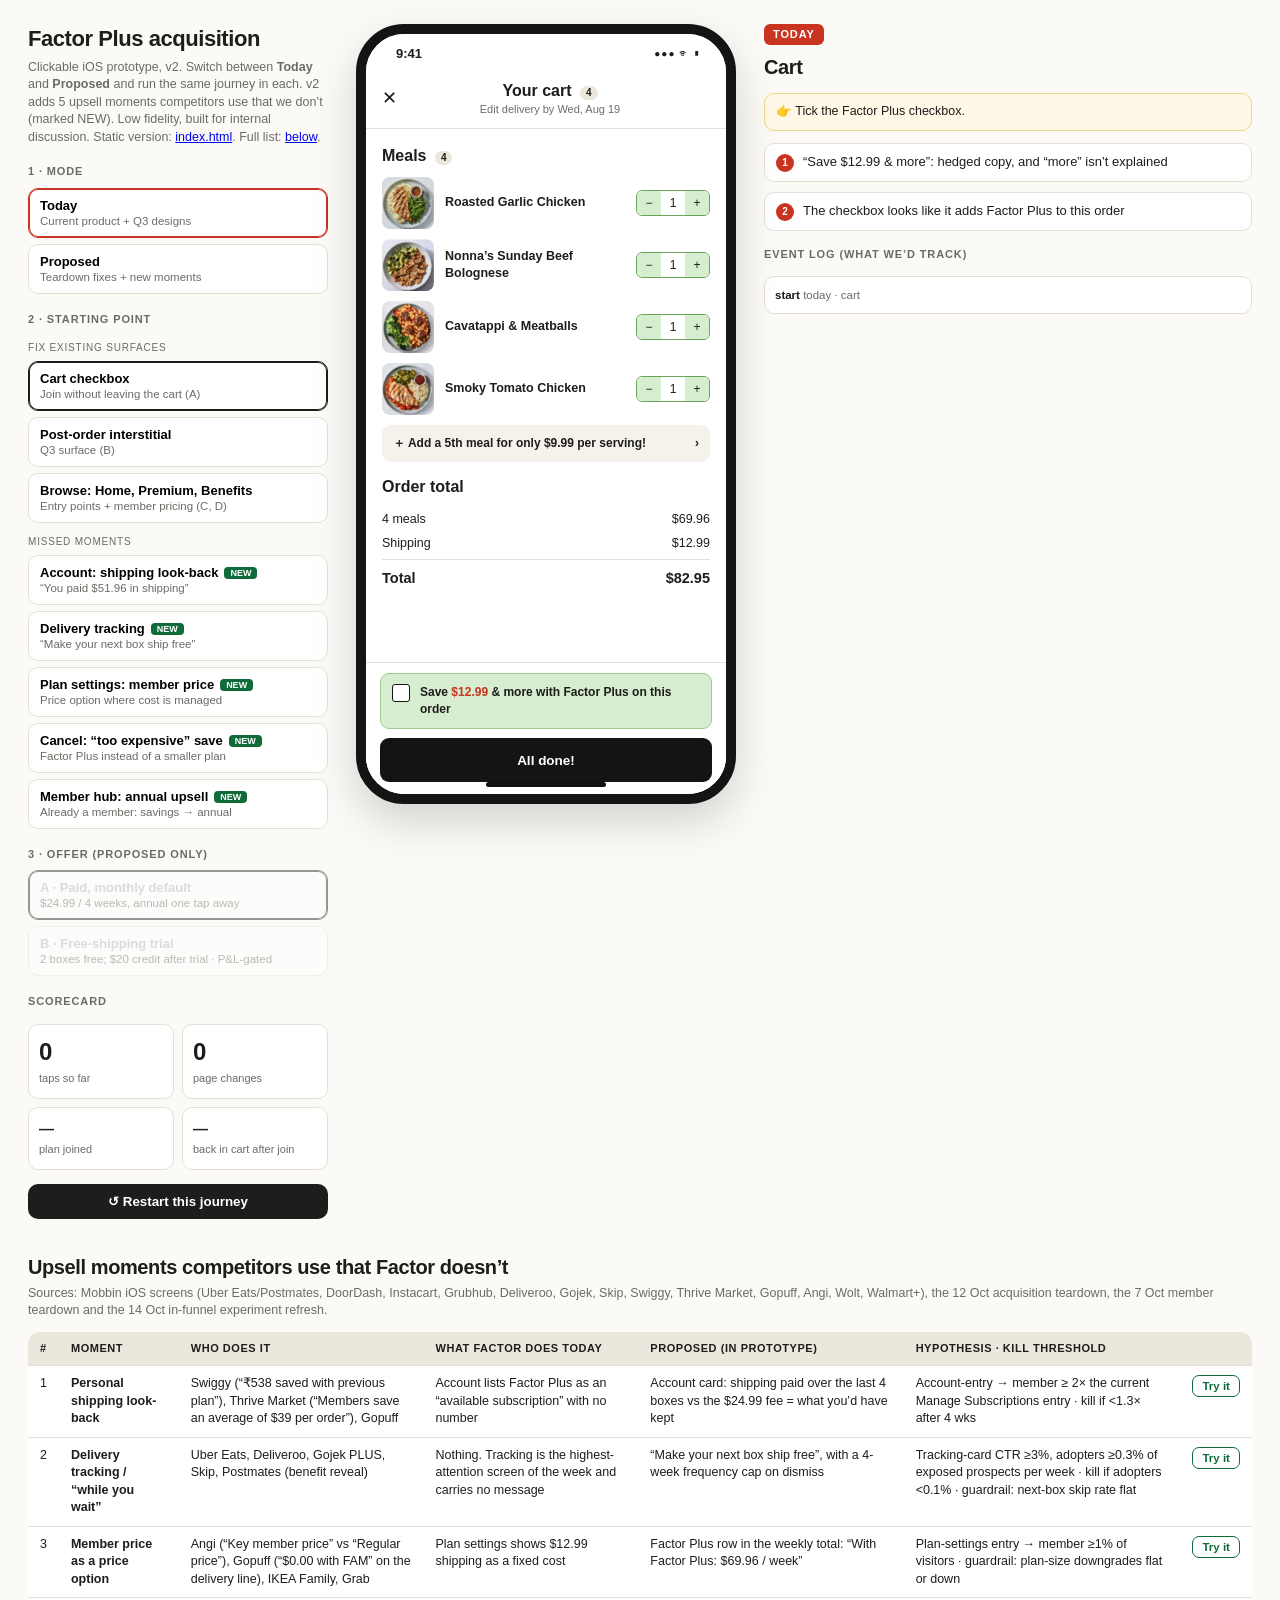
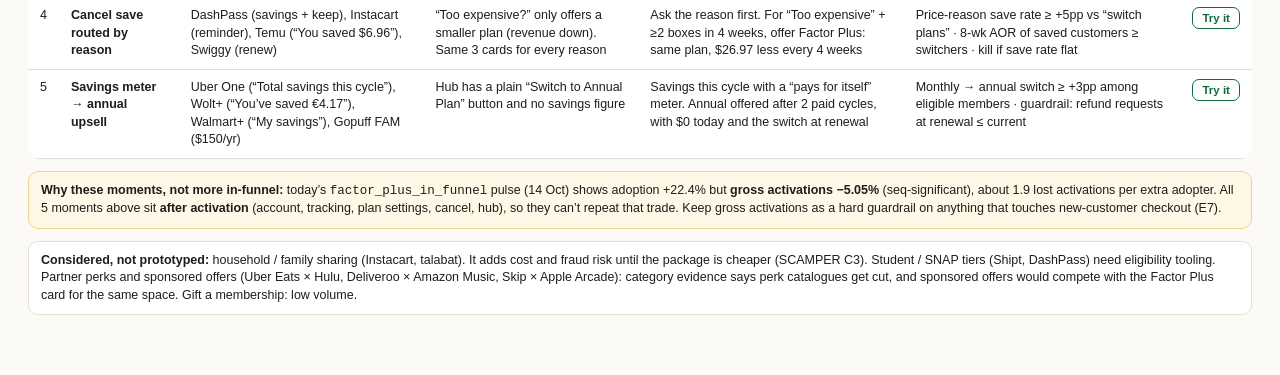
<file: index.html>
<!DOCTYPE html>
<html lang="en">
<head>
<meta charset="utf-8">
<meta name="viewport" content="width=device-width, initial-scale=1">
<title>Factor Plus acquisition — clickable prototype (iOS) · v2 · 14 Oct 2026</title>
<link rel="stylesheet" href="clickable.css">
<style>
.opt .grp{font-size:10px;letter-spacing:.08em;text-transform:uppercase;color:var(--muted);margin:6px 0 0}
.opt button .nw{display:inline-block;background:var(--green);color:#fff;font-size:9px;font-weight:800;padding:1px 6px;border-radius:4px;margin-left:6px;vertical-align:1px}
.opp{max-width:1440px;margin:10px auto 60px;padding:0 28px}
.opp h2{font-size:20px;letter-spacing:-.02em;margin:0 0 4px}
.opp table{width:100%;border-collapse:collapse;background:#fff;border-radius:12px;overflow:hidden;font-size:12.5px;margin-top:12px}
.opp th,.opp td{padding:9px 12px;border-bottom:1px solid var(--line);text-align:left;vertical-align:top}
.opp th{background:var(--sand);font-size:11px;text-transform:uppercase;letter-spacing:.05em}
.opp td.k{font-weight:700}
.opp .try{border:1.5px solid var(--green);background:#fff;color:var(--green);border-radius:7px;padding:4px 9px;font-weight:700;font-size:11.5px;cursor:pointer;white-space:nowrap}
.opp .warn{background:#FFF8E6;border:1px solid #F0D58C;border-radius:10px;padding:10px 12px;font-size:12.5px;margin-top:12px}
</style>
</head>
<body>
<div class="app">
  <div class="ctl">
    <h1>Factor Plus acquisition</h1>
    <div class="sub">Clickable iOS prototype, v2. Switch between <b>Today</b> and <b>Proposed</b> and run the same journey in each. v2 adds 5 upsell moments competitors use that we don’t (marked NEW). Low fidelity, built for internal discussion. Static version: <a href="static.html">index.html</a>. Full list: <a href="#opps">below</a>.</div>

    <h4>1 · Mode</h4>
    <div class="opt mode">
      <button data-mode="today" class="t"><b>Today</b><span>Current product + Q3 designs</span></button>
      <button data-mode="proposed" class="p"><b>Proposed</b><span>Teardown fixes + new moments</span></button>
    </div>

    <h4>2 · Starting point</h4>
    <div class="opt">
      <div class="grp">Fix existing surfaces</div>
      <button data-flow="cart"><b>Cart checkbox</b><span>Join without leaving the cart (A)</span></button>
      <button data-flow="post"><b>Post-order interstitial</b><span>Q3 surface (B)</span></button>
      <button data-flow="browse"><b>Browse: Home, Premium, Benefits</b><span>Entry points + member pricing (C, D)</span></button>
      <div class="grp">Missed moments</div>
      <button data-flow="account"><b>Account: shipping look-back<span class="nw">NEW</span></b><span>“You paid $51.96 in shipping”</span></button>
      <button data-flow="tracking"><b>Delivery tracking<span class="nw">NEW</span></b><span>“Make your next box ship free”</span></button>
      <button data-flow="plan"><b>Plan settings: member price<span class="nw">NEW</span></b><span>Price option where cost is managed</span></button>
      <button data-flow="cancel"><b>Cancel: “too expensive” save<span class="nw">NEW</span></b><span>Factor Plus instead of a smaller plan</span></button>
      <button data-flow="hub"><b>Member hub: annual upsell<span class="nw">NEW</span></b><span>Already a member: savings → annual</span></button>
    </div>

    <h4>3 · Offer (Proposed only)</h4>
    <div class="opt">
      <button data-variant="paid"><b>A · Paid, monthly default</b><span>$24.99 / 4 weeks, annual one tap away</span></button>
      <button data-variant="trial"><b>B · Free-shipping trial</b><span>2 boxes free; $20 credit after trial · P&amp;L-gated</span></button>
    </div>

    <h4>Scorecard</h4>
    <div class="score" id="score"></div>
    <button class="reset" id="reset">↺ Restart this journey</button>
  </div>

  <div><div class="phone" id="phone"></div></div>

  <div class="side" id="side"></div>
</div>

<div class="opp" id="opps">
  <h2>Upsell moments competitors use that Factor doesn’t</h2>
  <div class="sub">Sources: Mobbin iOS screens (Uber Eats/Postmates, DoorDash, Instacart, Grubhub, Deliveroo, Gojek, Skip, Swiggy, Thrive Market, Gopuff, Angi, Wolt, Walmart+), the 12 Oct acquisition teardown, the 7 Oct member teardown and the 14 Oct in-funnel experiment refresh.</div>
  <table>
    <tr><th>#</th><th>Moment</th><th>Who does it</th><th>What Factor does today</th><th>Proposed (in prototype)</th><th>Hypothesis · kill threshold</th><th></th></tr>
    <tr><td>1</td><td class="k">Personal shipping look-back</td><td>Swiggy (“₹538 saved with previous plan”), Thrive Market (“Members save an average of $39 per order”), Gopuff</td><td>Account lists Factor Plus as an “available subscription” with no number</td><td>Account card: shipping paid over the last 4 boxes vs the $24.99 fee = what you’d have kept</td><td>Account-entry → member ≥ 2× the current Manage Subscriptions entry · kill if &lt;1.3× after 4 wks</td><td><button class="try" data-go="account">Try it</button></td></tr>
    <tr><td>2</td><td class="k">Delivery tracking / “while you wait”</td><td>Uber Eats, Deliveroo, Gojek PLUS, Skip, Postmates (benefit reveal)</td><td>Nothing. Tracking is the highest-attention screen of the week and carries no message</td><td>“Make your next box ship free”, with a 4-week frequency cap on dismiss</td><td>Tracking-card CTR ≥3%, adopters ≥0.3% of exposed prospects per week · kill if adopters &lt;0.1% · guardrail: next-box skip rate flat</td><td><button class="try" data-go="tracking">Try it</button></td></tr>
    <tr><td>3</td><td class="k">Member price as a price option</td><td>Angi (“Key member price” vs “Regular price”), Gopuff (“$0.00 with FAM” on the delivery line), IKEA Family, Grab</td><td>Plan settings shows $12.99 shipping as a fixed cost</td><td>Factor Plus row in the weekly total: “With Factor Plus: $69.96 / week”</td><td>Plan-settings entry → member ≥1% of visitors · guardrail: plan-size downgrades flat or down</td><td><button class="try" data-go="plan">Try it</button></td></tr>
    <tr><td>4</td><td class="k">Cancel save routed by reason</td><td>DashPass (savings + keep), Instacart (reminder), Temu (“You saved $6.96”), Swiggy (renew)</td><td>“Too expensive?” only offers a smaller plan (revenue down). Same 3 cards for every reason</td><td>Ask the reason first. For “Too expensive” + ≥2 boxes in 4 weeks, offer Factor Plus: same plan, $26.97 less every 4 weeks</td><td>Price-reason save rate ≥ +5pp vs “switch plans” · 8-wk AOR of saved customers ≥ switchers · kill if save rate flat</td><td><button class="try" data-go="cancel">Try it</button></td></tr>
    <tr><td>5</td><td class="k">Savings meter → annual upsell</td><td>Uber One (“Total savings this cycle”), Wolt+ (“You’ve saved €4.17”), Walmart+ (“My savings”), Gopuff FAM ($150/yr)</td><td>Hub has a plain “Switch to Annual Plan” button and no savings figure</td><td>Savings this cycle with a “pays for itself” meter. Annual offered after 2 paid cycles, with $0 today and the switch at renewal</td><td>Monthly → annual switch ≥ +3pp among eligible members · guardrail: refund requests at renewal ≤ current</td><td><button class="try" data-go="hub">Try it</button></td></tr>
  </table>
  <div class="warn"><b>Why these moments, not more in-funnel:</b> today’s <code>factor_plus_in_funnel</code> pulse (14 Oct) shows adoption +22.4% but <b>gross activations −5.05%</b> (seq-significant), about 1.9 lost activations per extra adopter. All 5 moments above sit <b>after activation</b> (account, tracking, plan settings, cancel, hub), so they can’t repeat that trade. Keep gross activations as a hard guardrail on anything that touches new-customer checkout (E7).</div>
  <div class="warn" style="background:#fff;border-color:var(--line)"><b>Considered, not prototyped:</b> household / family sharing (Instacart, talabat). It adds cost and fraud risk until the package is cheaper (SCAMPER C3). Student / SNAP tiers (Shipt, DashPass) need eligibility tooling. Partner perks and sponsored offers (Uber Eats × Hulu, Deliveroo × Amazon Music, Skip × Apple Arcade): category evidence says perk catalogues get cut, and sponsored offers would compete with the Factor Plus card for the same space. Gift a membership: low volume.</div>
</div>

<script src="screens-today.js"></script>
<script src="screens-proposed.js"></script>
<script src="screens-more.js"></script>
<script src="clickable.js"></script>
<script>
document.querySelectorAll('[data-go]').forEach(b => b.addEventListener('click', () => {
  fresh({ mode: 'proposed', flow: b.dataset.go, variant: S.variant }); render(); window.scrollTo({ top: 0, behavior: 'smooth' });
}));
</script>
</body>
</html>
</file>
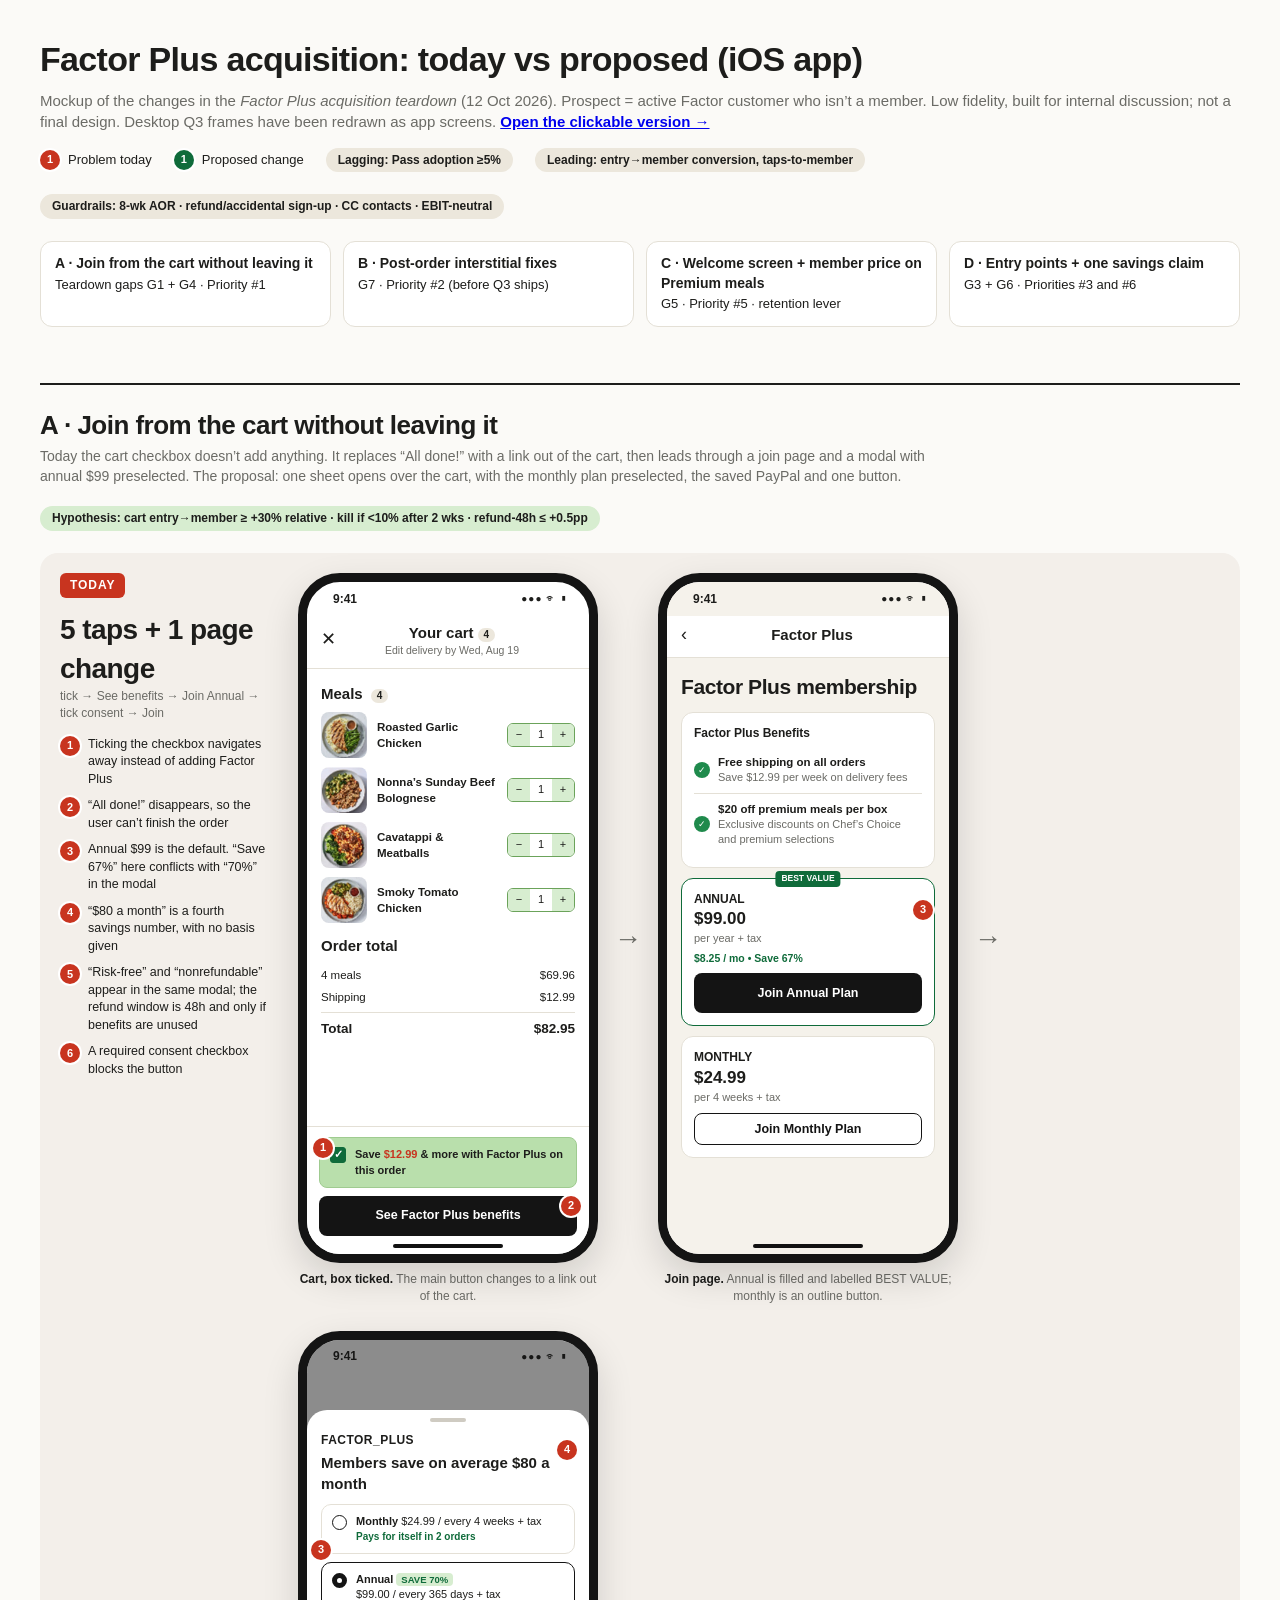
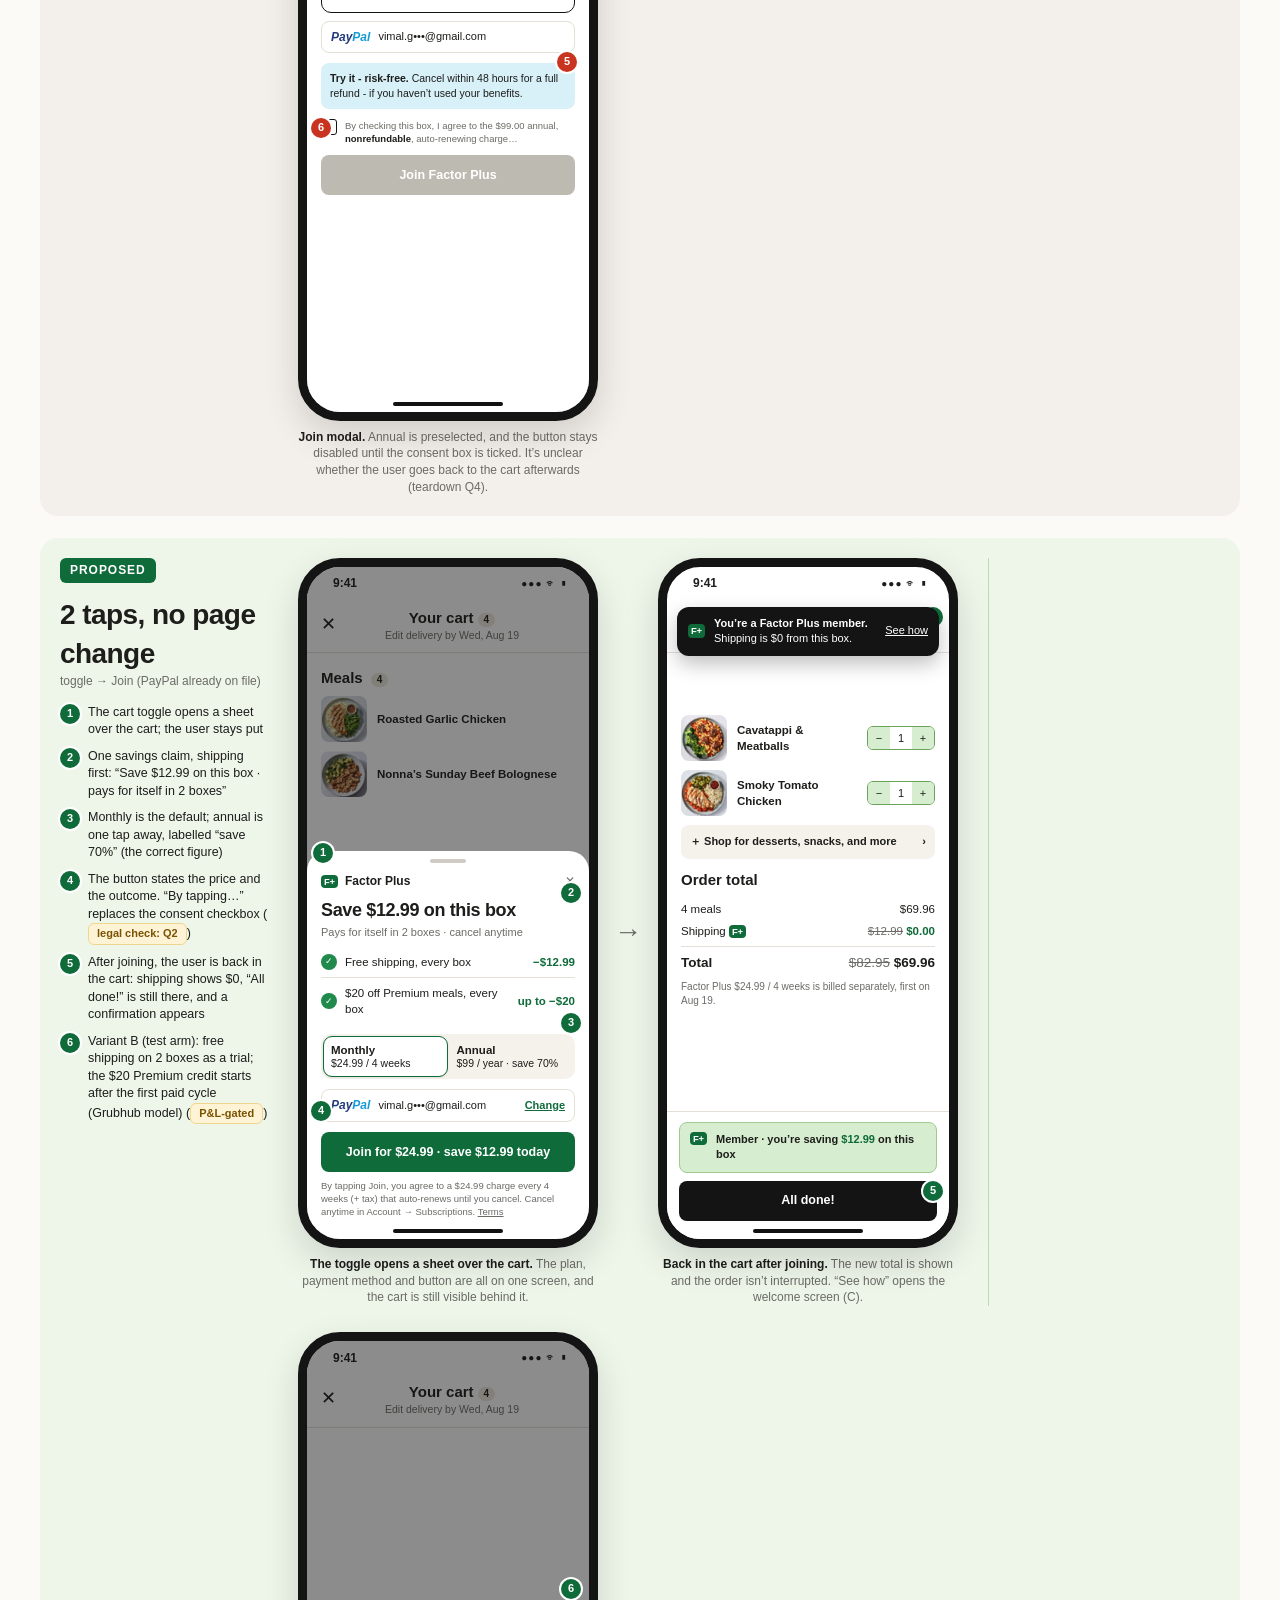
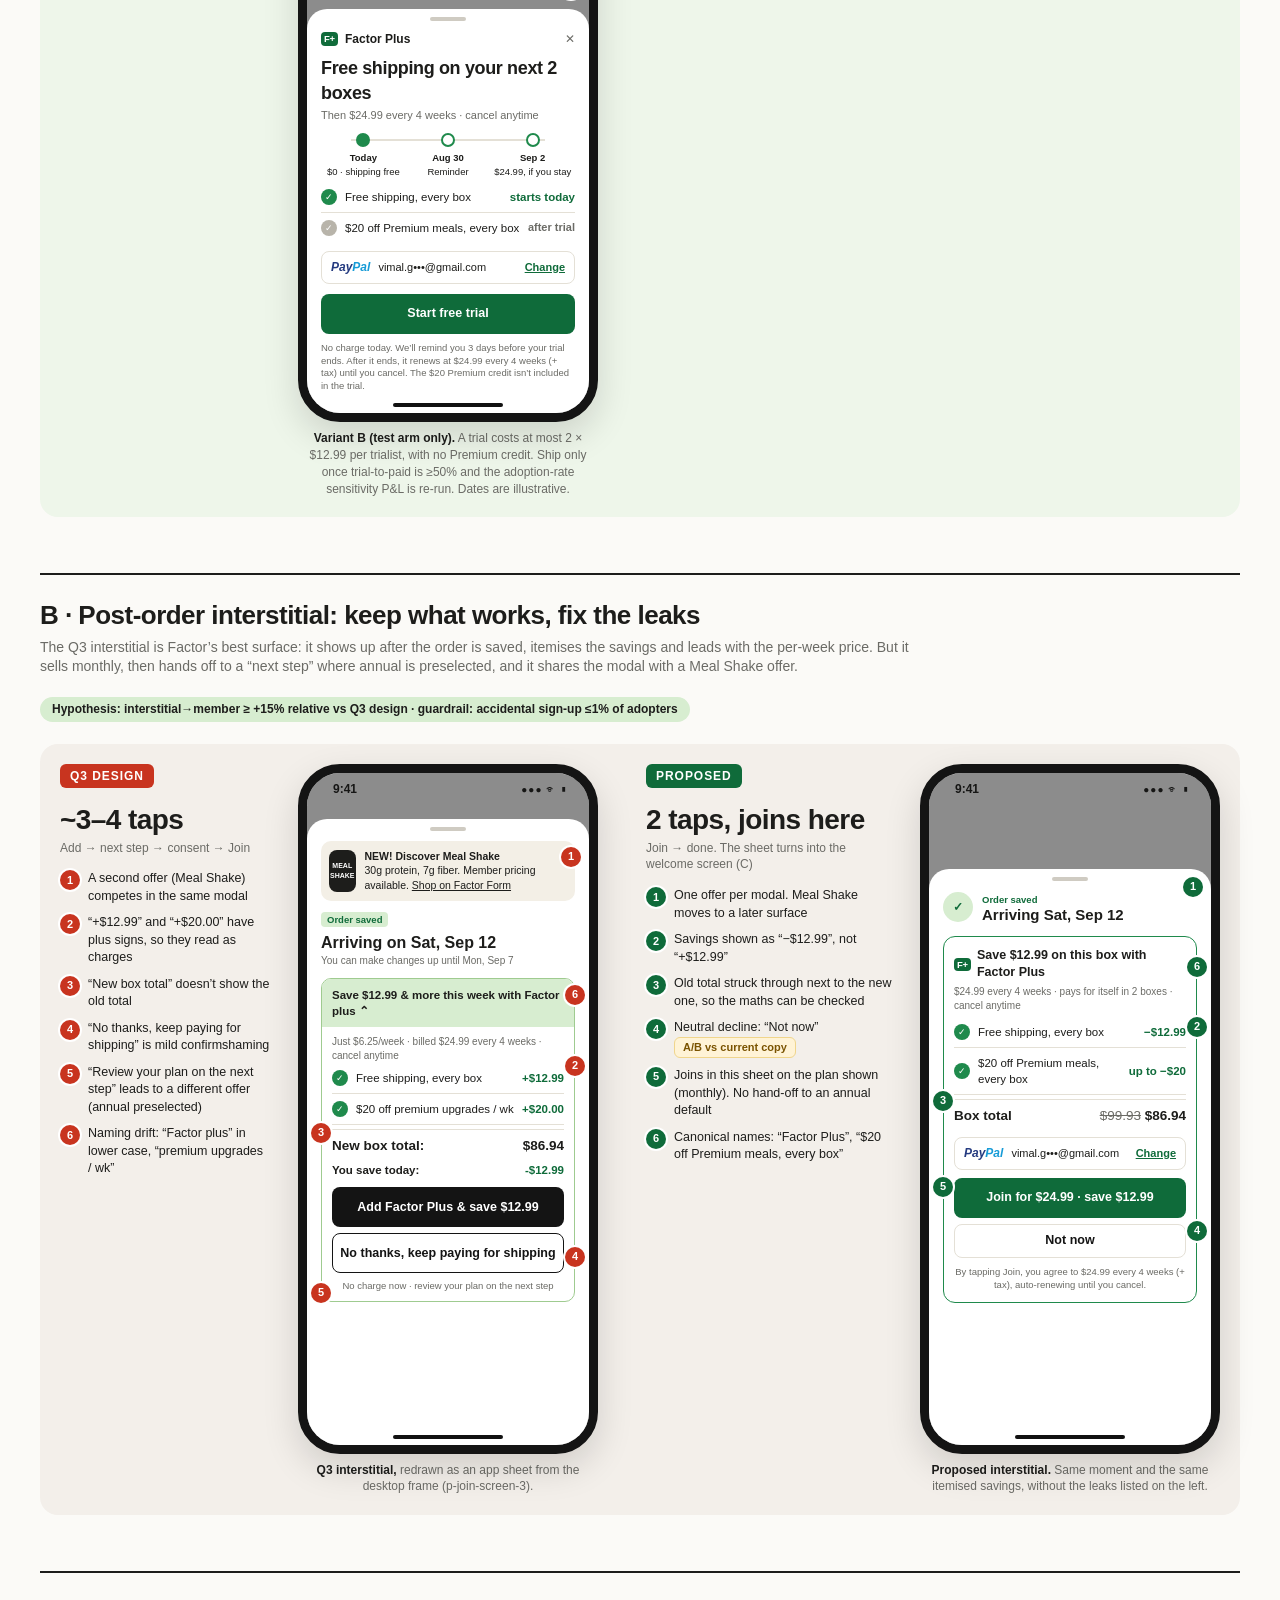
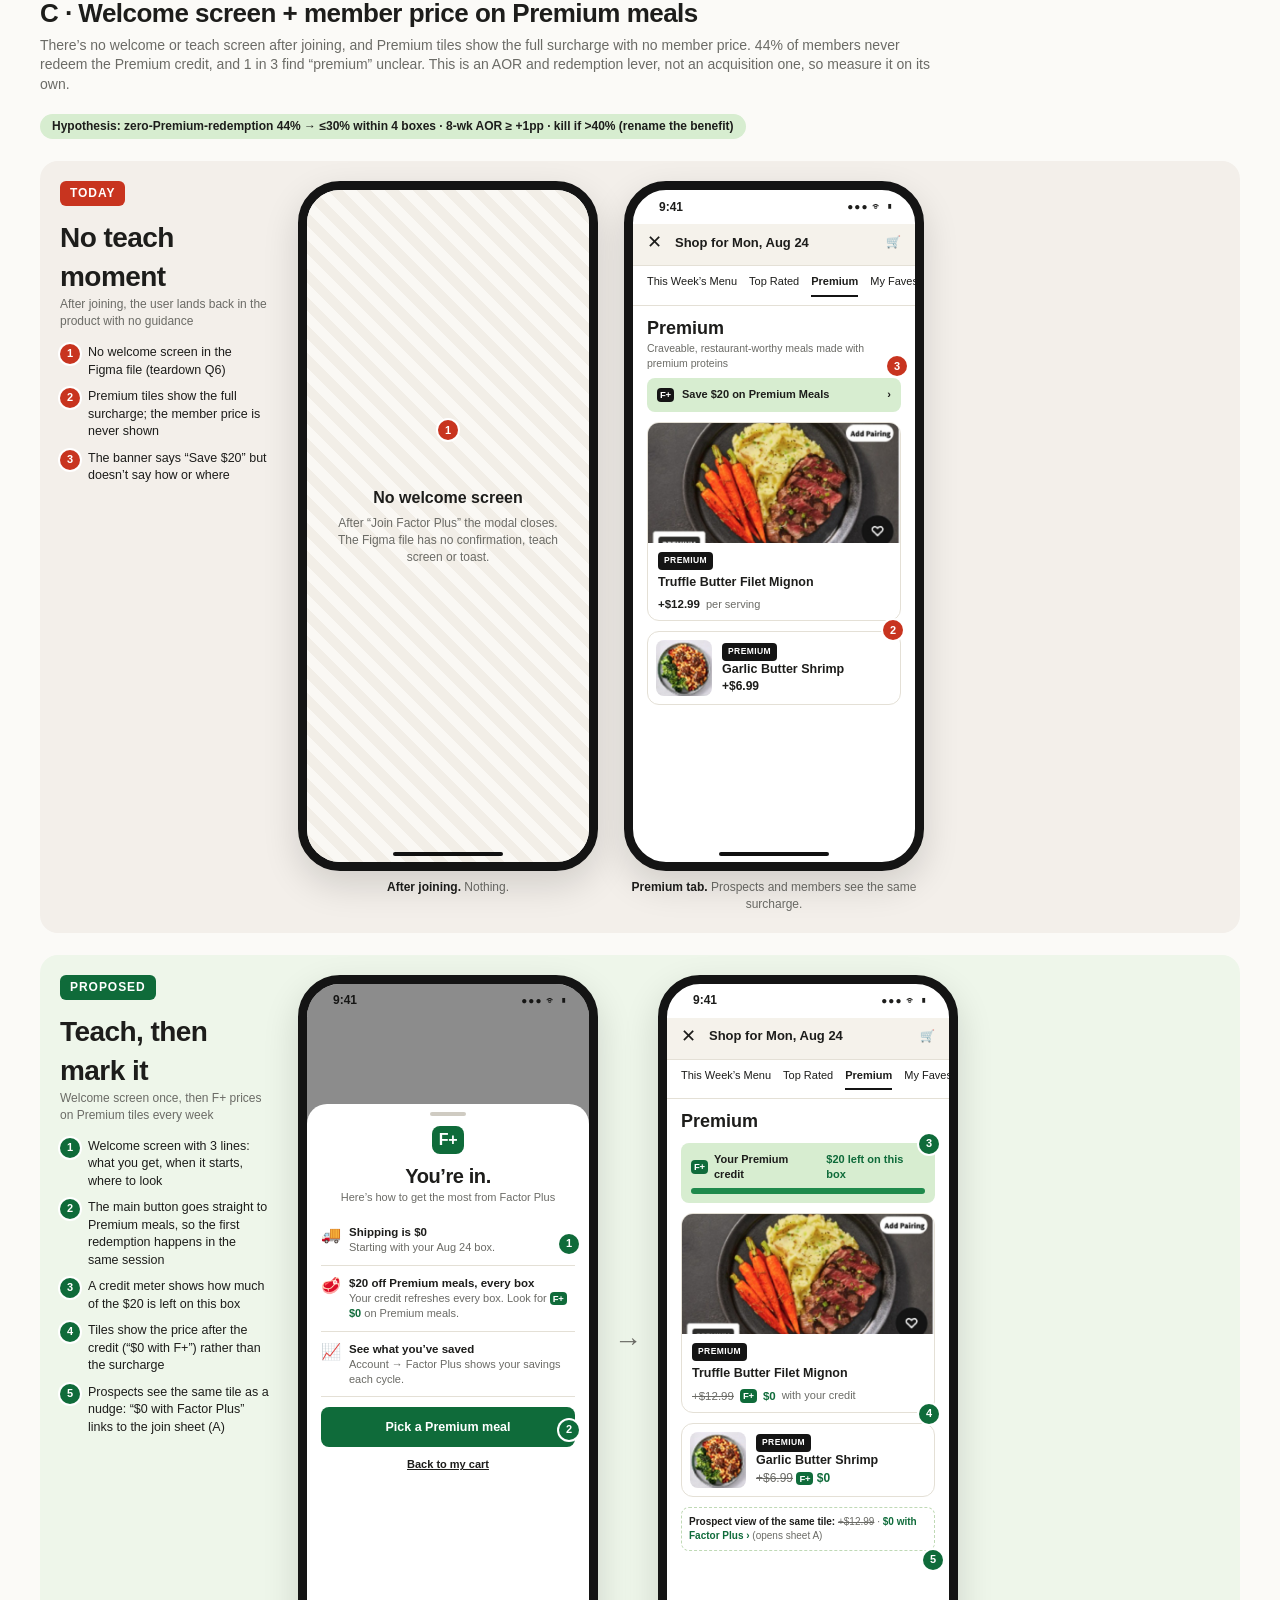
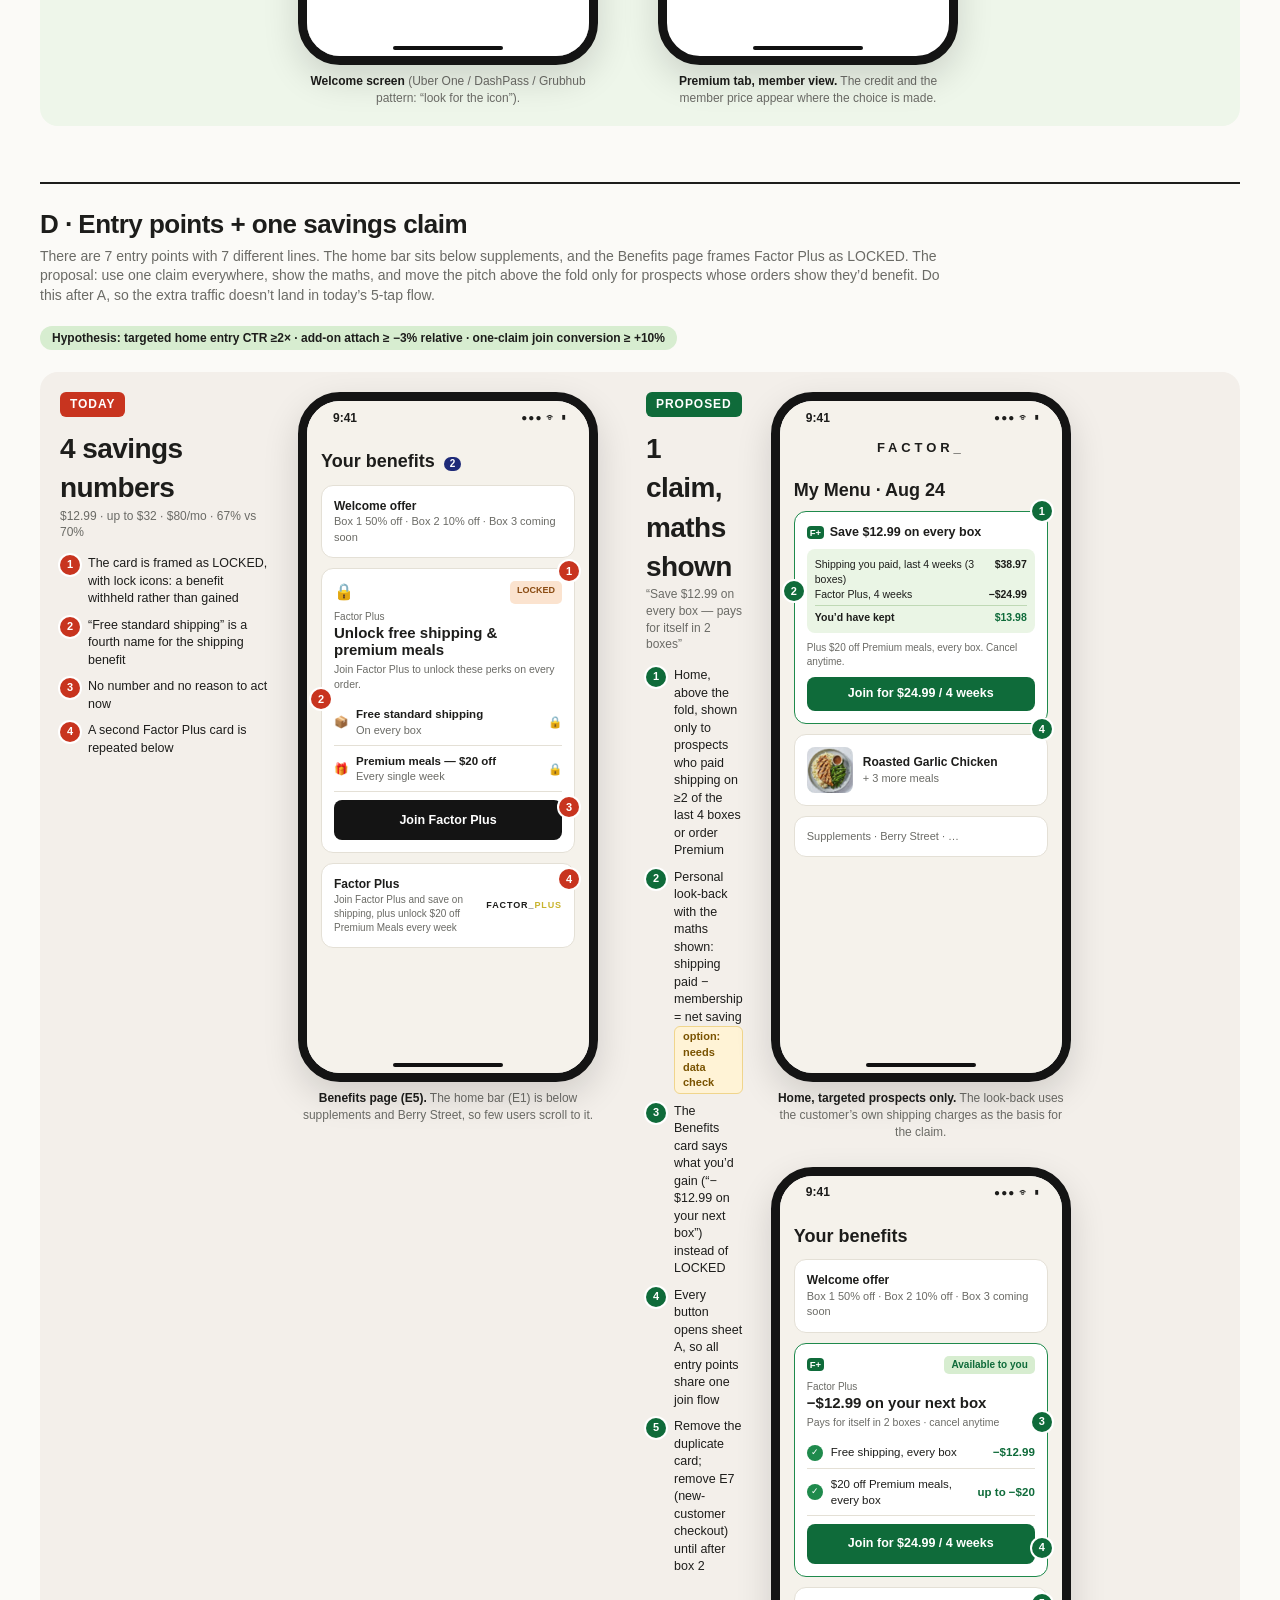
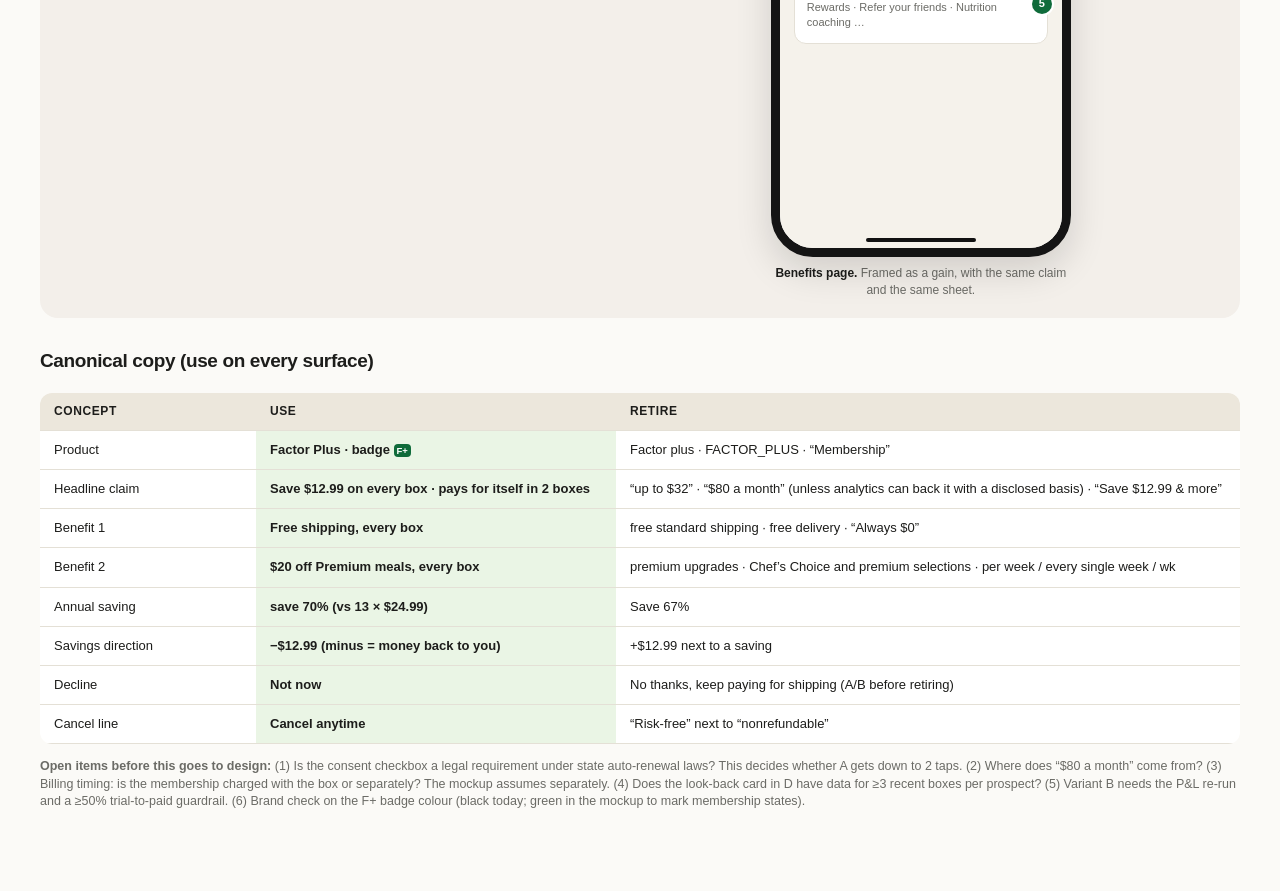
<file: static.html>
<!DOCTYPE html>
<html lang="en">
<head>
<meta charset="utf-8">
<meta name="viewport" content="width=device-width, initial-scale=1">
<title>Factor Plus acquisition — today vs proposed (iOS app) · 14 Oct 2026</title>
<style>
:root{
  --ink:#1D1D1B; --muted:#6B6B66; --line:#E4E0D6; --cream:#F5F2EB; --sand:#ECE7DC;
  --mint:#D7EDD0; --mint-2:#EAF5E5; --green:#0F6B3A; --green-2:#1F8A4C;
  --red:#C8341F; --red-soft:#FCE9E5; --amber:#B7791F; --blue-soft:#D8F0F7;
}
*{box-sizing:border-box}
html,body{margin:0;background:#FBFAF7;color:var(--ink);font-family:"Helvetica Neue",Helvetica,Arial,sans-serif;font-size:14px;line-height:1.4}
h1,h2,h3{margin:0;letter-spacing:-.02em}
.page{max-width:1640px;margin:0 auto;padding:36px 40px 80px}
.top h1{font-size:34px;font-weight:800}
.top .sub{color:var(--muted);margin-top:6px;font-size:15px}
.legend{display:flex;gap:22px;margin-top:16px;flex-wrap:wrap;font-size:13px}
.legend span{display:inline-flex;align-items:center;gap:8px}
.kpi{display:inline-flex;gap:6px;align-items:center;background:var(--sand);border-radius:999px;padding:4px 12px;font-size:12px;font-weight:600}
.kpi.g{background:var(--mint)}
.toc{display:grid;grid-template-columns:repeat(4,1fr);gap:12px;margin-top:22px}
.toc div{background:#fff;border:1px solid var(--line);border-radius:12px;padding:12px 14px;font-size:13px}
.toc b{display:block;font-size:14px;margin-bottom:2px}

section{margin-top:56px;border-top:2px solid var(--ink);padding-top:22px}
section > .hd{display:flex;justify-content:space-between;align-items:flex-end;gap:20px;flex-wrap:wrap}
section h2{font-size:26px;font-weight:800}
section .why{color:var(--muted);max-width:900px;margin-top:4px}
.strip{display:flex;gap:28px;align-items:flex-start;margin-top:22px;padding:20px;border-radius:18px}
.strip.today{background:#F3EFEA}
.strip.prop{background:#EEF6EA}
.strip .label{width:210px;flex:none}
.strip .label .tag{display:inline-block;font-weight:800;font-size:12px;letter-spacing:.08em;text-transform:uppercase;padding:4px 10px;border-radius:6px;color:#fff}
.strip.today .tag{background:var(--red)} .strip.prop .tag{background:var(--green)}
.strip .label .metric{margin-top:12px;font-size:28px;font-weight:800;letter-spacing:-.02em}
.strip .label .metric small{display:block;font-size:12px;font-weight:500;color:var(--muted);letter-spacing:0}
.strip .label ol{padding:0;margin:14px 0 0;list-style:none;font-size:12.5px}
.strip .label li{display:flex;gap:8px;margin-bottom:9px}
.phones{display:flex;gap:26px;flex-wrap:wrap;align-items:flex-start}
.cap{font-size:12px;color:var(--muted);margin-top:8px;text-align:center;max-width:300px}
.cap b{color:var(--ink)}
.arrow{align-self:center;font-size:28px;color:var(--muted);margin:0 -10px}

/* pins */
.pin{flex:none;display:inline-flex;align-items:center;justify-content:center;width:20px;height:20px;border-radius:50%;font-size:11px;font-weight:800;color:#fff;background:var(--red);box-shadow:0 0 0 2px #fff}
.pin.g{background:var(--green)}
.phone .pin{position:absolute;z-index:40}

/* phone */
.phone{position:relative;width:300px;height:690px;border-radius:42px;border:9px solid #141414;background:#fff;overflow:hidden;box-shadow:0 14px 36px rgba(0,0,0,.14)}
.phone .scr{position:absolute;inset:0;overflow:hidden;font-size:12px}
.sb{height:34px;display:flex;justify-content:space-between;align-items:center;padding:0 22px 0 26px;font-weight:700;font-size:12px}
.sb i{font-style:normal;letter-spacing:1px;font-size:10px}
.home-ind{position:absolute;bottom:6px;left:50%;transform:translateX(-50%);width:110px;height:4px;border-radius:3px;background:#111;z-index:60}
.ch{display:flex;align-items:center;gap:8px;padding:6px 14px 10px;border-bottom:1px solid var(--line)}
.ch .x{font-size:18px;width:20px}
.ch .t{flex:1;text-align:center;margin-right:20px}
.ch .t b{font-size:15px}
.ch .t div{font-size:10.5px;color:var(--muted)}
.cnt{display:inline-flex;align-items:center;justify-content:center;background:var(--sand);border-radius:10px;font-size:10px;padding:0 6px;margin-left:4px;font-weight:700}
.body{padding:10px 14px}
.h3{font-size:15px;font-weight:800;margin:4px 0 8px}
.meal{display:flex;gap:10px;align-items:center;margin-bottom:9px}
.meal img{width:46px;height:46px;border-radius:8px;object-fit:cover}
.meal .n{flex:1;font-weight:700;font-size:11.5px}
.step{display:flex;border:1px solid #6BA35A;border-radius:6px;overflow:hidden;font-size:11px}
.step span{width:22px;height:22px;display:flex;align-items:center;justify-content:center;background:var(--mint)}
.step span:nth-child(2){background:#fff}
.tot{font-size:11.5px}
.tot .r{display:flex;justify-content:space-between;padding:3px 0}
.tot .r.b{font-weight:800;font-size:13.5px;border-top:1px solid var(--line);margin-top:4px;padding-top:7px}
.strike{text-decoration:line-through;color:var(--muted);font-weight:400}
.grn{color:var(--green);font-weight:700}
.red{color:var(--red)}
.bottom{position:absolute;left:0;right:0;bottom:0;background:#fff;padding:10px 12px 18px;border-top:1px solid var(--line);z-index:20}
.btn{display:flex;align-items:center;justify-content:center;background:#141414;color:#fff;border-radius:8px;height:40px;font-weight:700;font-size:12.5px;text-align:center}
.btn.out{background:#fff;color:#141414;border:1.5px solid #141414}
.btn.dis{background:#BDBAB2}
.btn.grnb{background:var(--green)}
.link{color:var(--green);font-weight:700;text-decoration:underline;font-size:11px}
.cb{display:flex;gap:9px;align-items:flex-start;background:var(--mint);border:1px solid #9FCB90;border-radius:8px;padding:9px 10px;margin-bottom:8px;font-size:11px;font-weight:700}
.box{width:16px;height:16px;border:1.5px solid #141414;border-radius:3px;flex:none;background:#fff;display:flex;align-items:center;justify-content:center;color:#fff;font-size:11px}
.box.on{background:var(--green);border-color:var(--green)}
.fp{display:inline-flex;align-items:center;justify-content:center;background:#141414;color:#fff;font-weight:900;font-size:9.5px;border-radius:4px;padding:2px 3px;line-height:1;letter-spacing:-.02em}
.fp.g{background:var(--green)}
.fp.lg{font-size:16px;padding:6px 7px;border-radius:8px}
.dim{position:absolute;inset:0;background:rgba(15,15,15,.48);z-index:25}
.sheet{position:absolute;left:0;right:0;bottom:0;background:#fff;border-radius:20px 20px 0 0;z-index:30;padding:8px 14px 20px}
.grab{width:36px;height:4px;border-radius:3px;background:#CFCBC2;margin:0 auto 10px}
.ben{display:flex;align-items:center;gap:8px;padding:7px 0;border-bottom:1px solid var(--line);font-size:11.5px}
.ben:last-child{border-bottom:0}
.ok{width:16px;height:16px;border-radius:50%;background:var(--green-2);color:#fff;display:flex;align-items:center;justify-content:center;font-size:9px;flex:none}
.ben .v{margin-left:auto;font-weight:800;white-space:nowrap}
.seg{display:flex;background:var(--cream);border-radius:10px;padding:3px;gap:3px;margin:10px 0}
.seg div{flex:1;border-radius:8px;padding:6px 7px;font-size:10.5px;line-height:1.25}
.seg div b{display:block;font-size:11.5px}
.seg .on{background:#fff;box-shadow:0 1px 3px rgba(0,0,0,.15);outline:1.5px solid var(--green)}
.pay{display:flex;align-items:center;gap:8px;border:1px solid var(--line);border-radius:8px;padding:7px 9px;font-size:11px;margin-bottom:10px}
.pp{font-weight:900;font-style:italic;color:#253B80;font-size:12px}
.pp span{color:#179BD7}
.legal{font-size:9.5px;color:var(--muted);margin-top:8px;line-height:1.35}
.radio{display:flex;gap:9px;border:1.5px solid var(--line);border-radius:10px;padding:9px 10px;margin-bottom:8px;font-size:11px}
.radio.on{border-color:#141414}
.rd{width:15px;height:15px;border-radius:50%;border:1.5px solid #141414;flex:none;margin-top:1px}
.radio.on .rd{border:5px solid #141414}
.toast{position:absolute;left:10px;right:10px;top:40px;background:#141414;color:#fff;border-radius:12px;padding:9px 11px;display:flex;gap:9px;align-items:center;z-index:45;font-size:11px;box-shadow:0 8px 20px rgba(0,0,0,.25)}
.chip{display:inline-block;background:#141414;color:#fff;font-weight:800;font-size:8.5px;padding:3px 6px;border-radius:4px;letter-spacing:.05em}
.tile{border-radius:12px;overflow:hidden;border:1px solid var(--line);margin-bottom:10px}
.tile img{width:100%;height:120px;object-fit:cover;object-position:center 20%;display:block}
.tile .tb{padding:8px 10px}
.tile .nm{font-weight:800;font-size:12.5px}
.tile .pr{display:flex;align-items:center;gap:6px;margin-top:5px;font-size:11.5px}
.banner{display:flex;align-items:center;gap:8px;background:var(--mint);border-radius:8px;padding:9px 10px;font-weight:700;font-size:11px;margin:8px 0 10px}
.tabs{display:flex;gap:12px;padding:8px 14px;border-bottom:1px solid var(--line);font-size:11px;white-space:nowrap;overflow:hidden}
.tabs .on{font-weight:800;border-bottom:2px solid #141414;padding-bottom:5px}
.card{background:#fff;border:1px solid var(--line);border-radius:12px;padding:12px;margin-bottom:10px}
.lock{display:inline-block;background:#FBE3CF;color:#8A4B12;font-weight:800;font-size:9px;padding:3px 7px;border-radius:5px}
.ghost{position:absolute;inset:0;display:flex;flex-direction:column;align-items:center;justify-content:center;text-align:center;padding:30px;color:var(--muted);background:repeating-linear-gradient(45deg,#FAF8F4,#FAF8F4 10px,#F2EEE7 10px,#F2EEE7 20px)}
.ghost b{color:var(--ink);font-size:16px;margin-bottom:6px}
.meter{height:6px;border-radius:4px;background:#fff;overflow:hidden;margin-top:6px}
.meter i{display:block;height:100%;width:100%;background:var(--green-2)}
.tl{display:flex;justify-content:space-between;margin:10px 0 4px;position:relative;font-size:9.5px;text-align:center}
.tl:before{content:"";position:absolute;top:6px;left:12%;right:12%;height:2px;background:var(--line)}
.tl div{position:relative;flex:1}
.tl .d{width:14px;height:14px;border-radius:50%;background:#fff;border:2px solid var(--green-2);margin:0 auto 4px}
.tl .d.f{background:var(--green-2)}
.mm{font-size:11px;color:var(--muted)}
.copy{width:100%;border-collapse:collapse;margin-top:18px;background:#fff;border-radius:12px;overflow:hidden;font-size:13px}
.copy th,.copy td{padding:10px 14px;border-bottom:1px solid var(--line);text-align:left;vertical-align:top}
.copy th{background:var(--sand);font-size:12px;text-transform:uppercase;letter-spacing:.05em}
.copy td.k{background:var(--mint-2);font-weight:700}
.note{margin-top:14px;font-size:12.5px;color:var(--muted)}
.flag{display:inline-block;background:#FFF3D6;color:#7A5300;border:1px solid #F0D58C;border-radius:6px;padding:2px 8px;font-size:11px;font-weight:700}
</style>
</head>
<body>
<div class="page">

<div class="top">
  <h1>Factor Plus acquisition: today vs proposed (iOS app)</h1>
  <div class="sub">Mockup of the changes in the <i>Factor Plus acquisition teardown</i> (12 Oct 2026). Prospect = active Factor customer who isn’t a member. Low fidelity, built for internal discussion; not a final design. Desktop Q3 frames have been redrawn as app screens. <b><a href="clickable.html">Open the clickable version →</a></b></div>
  <div class="legend">
    <span><span class="pin">1</span> Problem today</span>
    <span><span class="pin g">1</span> Proposed change</span>
    <span class="kpi">Lagging: Pass adoption ≥5%</span>
    <span class="kpi">Leading: entry→member conversion, taps-to-member</span>
    <span class="kpi">Guardrails: 8-wk AOR · refund/accidental sign-up · CC contacts · EBIT-neutral</span>
  </div>
  <div class="toc">
    <div><b>A · Join from the cart without leaving it</b>Teardown gaps G1 + G4 · Priority #1</div>
    <div><b>B · Post-order interstitial fixes</b>G7 · Priority #2 (before Q3 ships)</div>
    <div><b>C · Welcome screen + member price on Premium meals</b>G5 · Priority #5 · retention lever</div>
    <div><b>D · Entry points + one savings claim</b>G3 + G6 · Priorities #3 and #6</div>
  </div>
</div>

<!-- ============================ A ============================ -->
<section>
  <div class="hd">
    <div>
      <h2>A · Join from the cart without leaving it</h2>
      <div class="why">Today the cart checkbox doesn’t add anything. It replaces “All done!” with a link out of the cart, then leads through a join page and a modal with annual $99 preselected. The proposal: one sheet opens over the cart, with the monthly plan preselected, the saved PayPal and one button.</div>
    </div>
    <span class="kpi g">Hypothesis: cart entry→member ≥ +30% relative · kill if &lt;10% after 2 wks · refund-48h ≤ +0.5pp</span>
  </div>

  <div class="strip today">
    <div class="label">
      <span class="tag">Today</span>
      <div class="metric">5 taps + 1 page change<small>tick → See benefits → Join Annual → tick consent → Join</small></div>
      <ol>
        <li><span class="pin">1</span><span>Ticking the checkbox navigates away instead of adding Factor Plus</span></li>
        <li><span class="pin">2</span><span>“All done!” disappears, so the user can’t finish the order</span></li>
        <li><span class="pin">3</span><span>Annual $99 is the default. “Save 67%” here conflicts with “70%” in the modal</span></li>
        <li><span class="pin">4</span><span>“$80 a month” is a fourth savings number, with no basis given</span></li>
        <li><span class="pin">5</span><span>“Risk-free” and “nonrefundable” appear in the same modal; the refund window is 48h and only if benefits are unused</span></li>
        <li><span class="pin">6</span><span>A required consent checkbox blocks the button</span></li>
      </ol>
    </div>
    <div class="phones">
      <!-- A-T1 cart ticked -->
      <div>
        <div class="phone"><div class="scr">
          <div class="sb">9:41<i>●●● ᯤ ▮</i></div>
          <div class="ch"><span class="x">✕</span><div class="t"><b>Your cart</b><span class="cnt">4</span><div>Edit delivery by Wed, Aug 19</div></div></div>
          <div class="body">
            <div class="h3">Meals <span class="cnt">4</span></div>
            <div class="meal"><img src="assets/meal1.jpg"><div class="n">Roasted Garlic Chicken</div><div class="step"><span>−</span><span>1</span><span>+</span></div></div>
            <div class="meal"><img src="assets/meal2.jpg"><div class="n">Nonna’s Sunday Beef Bolognese</div><div class="step"><span>−</span><span>1</span><span>+</span></div></div>
            <div class="meal"><img src="assets/meal3.jpg"><div class="n">Cavatappi &amp; Meatballs</div><div class="step"><span>−</span><span>1</span><span>+</span></div></div>
            <div class="meal"><img src="assets/meal4.jpg"><div class="n">Smoky Tomato Chicken</div><div class="step"><span>−</span><span>1</span><span>+</span></div></div>
            <div class="h3" style="margin-top:12px">Order total</div>
            <div class="tot">
              <div class="r"><span>4 meals</span><span>$69.96</span></div>
              <div class="r"><span>Shipping</span><span>$12.99</span></div>
              <div class="r b"><span>Total</span><span>$82.95</span></div>
            </div>
          </div>
          <div class="bottom">
            <div class="cb" style="background:#B9DFAC"><div class="box on">✓</div><div>Save <span class="red">$12.99</span> &amp; more with Factor Plus on this order</div></div>
            <div class="btn">See Factor Plus benefits</div>
          </div>
          <span class="pin" style="left:6px;bottom:96px">1</span>
          <span class="pin" style="right:8px;bottom:38px">2</span>
          <div class="home-ind"></div>
        </div></div>
        <div class="cap"><b>Cart, box ticked.</b> The main button changes to a link out of the cart.</div>
      </div>
      <div class="arrow">→</div>
      <!-- A-T2 join page -->
      <div>
        <div class="phone"><div class="scr" style="background:var(--cream)">
          <div class="sb">9:41<i>●●● ᯤ ▮</i></div>
          <div class="ch" style="background:#fff"><span class="x">‹</span><div class="t"><b>Factor Plus</b></div></div>
          <div class="body">
            <div style="font-size:21px;font-weight:800;letter-spacing:-.02em;margin:4px 0 10px">Factor Plus membership</div>
            <div class="card">
              <div style="font-weight:700;margin-bottom:6px">Factor Plus Benefits</div>
              <div class="ben"><span class="ok">✓</span><div><b>Free shipping on all orders</b><div class="mm">Save $12.99 per week on delivery fees</div></div></div>
              <div class="ben"><span class="ok">✓</span><div><b>$20 off premium meals per box</b><div class="mm">Exclusive discounts on Chef’s Choice and premium selections</div></div></div>
            </div>
            <div class="card" style="border:1.5px solid var(--green);position:relative">
              <span style="position:absolute;top:-8px;left:50%;transform:translateX(-50%);background:var(--green);color:#fff;font-size:8.5px;font-weight:800;padding:2px 6px;border-radius:4px">BEST VALUE</span>
              <div style="font-weight:700">ANNUAL</div>
              <div style="font-size:17px;font-weight:800">$99.00</div><div class="mm">per year + tax</div>
              <div class="grn" style="font-size:10.5px;margin:4px 0 8px">$8.25 / mo • Save 67%</div>
              <div class="btn">Join Annual Plan</div>
            </div>
            <div class="card">
              <div style="font-weight:700">MONTHLY</div>
              <div style="font-size:17px;font-weight:800">$24.99</div><div class="mm">per 4 weeks + tax</div>
              <div class="btn out" style="height:32px;margin-top:8px">Join Monthly Plan</div>
            </div>
          </div>
          <span class="pin" style="right:16px;top:318px">3</span>
          <div class="home-ind"></div>
        </div></div>
        <div class="cap"><b>Join page.</b> Annual is filled and labelled BEST VALUE; monthly is an outline button.</div>
      </div>
      <div class="arrow">→</div>
      <!-- A-T3 join modal -->
      <div>
        <div class="phone"><div class="scr">
          <div class="sb">9:41<i>●●● ᯤ ▮</i></div>
          <div class="dim" style="top:0"></div>
          <div class="sheet" style="top:70px">
            <div class="grab"></div>
            <div style="font-weight:900;letter-spacing:.04em;font-size:12px">FACTOR_PLUS</div>
            <div style="font-size:15px;font-weight:800;margin:4px 0 10px">Members save on average $80 a month</div>
            <div class="radio"><span class="rd"></span><div><b>Monthly</b> $24.99 / every 4 weeks + tax<div class="grn" style="font-size:10px">Pays for itself in 2 orders</div></div></div>
            <div class="radio on"><span class="rd"></span><div><b>Annual</b> <span class="grn" style="font-size:9.5px;background:var(--mint);padding:1px 5px;border-radius:4px">SAVE 70%</span><br>$99.00 / every 365 days + tax</div></div>
            <div class="pay"><span class="pp">Pay<span>Pal</span></span> vimal.g•••@gmail.com</div>
            <div style="background:var(--blue-soft);border-radius:8px;padding:8px 9px;font-size:10.5px"><b>Try it - risk-free.</b> Cancel within 48 hours for a full refund - if you haven’t used your benefits.</div>
            <div style="display:flex;gap:8px;margin:10px 0;font-size:9.5px;color:var(--muted)"><div class="box"></div><div>By checking this box, I agree to the $99.00 annual, <b style="color:var(--ink)">nonrefundable</b>, auto-renewing charge…</div></div>
            <div class="btn dis">Join Factor Plus</div>
          </div>
          <span class="pin" style="right:12px;top:100px">4</span>
          <span class="pin" style="right:12px;top:312px">5</span>
          <span class="pin" style="left:4px;top:378px">6</span>
          <span class="pin" style="left:4px;top:200px">3</span>
          <div class="home-ind"></div>
        </div></div>
        <div class="cap"><b>Join modal.</b> Annual is preselected, and the button stays disabled until the consent box is ticked. It’s unclear whether the user goes back to the cart afterwards (teardown Q4).</div>
      </div>
    </div>
  </div>

  <div class="strip prop">
    <div class="label">
      <span class="tag">Proposed</span>
      <div class="metric">2 taps, no page change<small>toggle → Join (PayPal already on file)</small></div>
      <ol>
        <li><span class="pin g">1</span><span>The cart toggle opens a sheet over the cart; the user stays put</span></li>
        <li><span class="pin g">2</span><span>One savings claim, shipping first: “Save $12.99 on this box · pays for itself in 2 boxes”</span></li>
        <li><span class="pin g">3</span><span>Monthly is the default; annual is one tap away, labelled “save 70%” (the correct figure)</span></li>
        <li><span class="pin g">4</span><span>The button states the price and the outcome. “By tapping…” replaces the consent checkbox (<span class="flag">legal check: Q2</span>)</span></li>
        <li><span class="pin g">5</span><span>After joining, the user is back in the cart: shipping shows $0, “All done!” is still there, and a confirmation appears</span></li>
        <li><span class="pin g">6</span><span>Variant B (test arm): free shipping on 2 boxes as a trial; the $20 Premium credit starts after the first paid cycle (Grubhub model) (<span class="flag">P&amp;L-gated</span>)</span></li>
      </ol>
    </div>
    <div class="phones">
      <!-- A-P1 sheet over cart -->
      <div>
        <div class="phone"><div class="scr">
          <div class="sb">9:41<i>●●● ᯤ ▮</i></div>
          <div class="ch"><span class="x">✕</span><div class="t"><b>Your cart</b><span class="cnt">4</span><div>Edit delivery by Wed, Aug 19</div></div></div>
          <div class="body">
            <div class="h3">Meals <span class="cnt">4</span></div>
            <div class="meal"><img src="assets/meal1.jpg"><div class="n">Roasted Garlic Chicken</div></div>
            <div class="meal"><img src="assets/meal2.jpg"><div class="n">Nonna’s Sunday Beef Bolognese</div></div>
          </div>
          <div class="dim"></div>
          <div class="sheet">
            <div class="grab"></div>
            <div style="display:flex;align-items:center;gap:7px"><span class="fp g">F+</span><b>Factor Plus</b><span style="margin-left:auto;color:var(--muted)">✕</span></div>
            <div style="font-size:18px;font-weight:800;margin:8px 0 2px;letter-spacing:-.02em">Save $12.99 on this box</div>
            <div class="mm">Pays for itself in 2 boxes · cancel anytime</div>
            <div style="margin-top:6px">
              <div class="ben"><span class="ok">✓</span>Free shipping, every box<span class="v grn">−$12.99</span></div>
              <div class="ben"><span class="ok">✓</span>$20 off Premium meals, every box<span class="v grn">up to −$20</span></div>
            </div>
            <div class="seg"><div class="on"><b>Monthly</b>$24.99 / 4 weeks</div><div><b>Annual</b>$99 / year · save 70%</div></div>
            <div class="pay"><span class="pp">Pay<span>Pal</span></span> vimal.g•••@gmail.com<span class="link" style="margin-left:auto">Change</span></div>
            <div class="btn grnb">Join for $24.99 · save $12.99 today</div>
            <div class="legal">By tapping Join, you agree to a $24.99 charge every 4 weeks (+ tax) that auto-renews until you cancel. Cancel anytime in Account → Subscriptions. <u>Terms</u></div>
          </div>
          <span class="pin g" style="left:6px;top:276px">1</span>
          <span class="pin g" style="right:8px;top:316px">2</span>
          <span class="pin g" style="right:8px;top:446px">3</span>
          <span class="pin g" style="left:4px;top:534px">4</span>
          <div class="home-ind"></div>
        </div></div>
        <div class="cap"><b>The toggle opens a sheet over the cart.</b> The plan, payment method and button are all on one screen, and the cart is still visible behind it.</div>
      </div>
      <div class="arrow">→</div>
      <!-- A-P2 cart after join -->
      <div>
        <div class="phone"><div class="scr">
          <div class="sb">9:41<i>●●● ᯤ ▮</i></div>
          <div class="ch"><span class="x">✕</span><div class="t"><b>Your cart</b><span class="cnt">4</span><div>Edit delivery by Wed, Aug 19</div></div></div>
          <div class="toast"><span class="fp g">F+</span><div><b>You’re a Factor Plus member.</b><br>Shipping is $0 from this box.</div><span style="margin-left:auto;text-decoration:underline">See how</span></div>
          <div class="body" style="padding-top:62px">
            <div class="meal"><img src="assets/meal3.jpg"><div class="n">Cavatappi &amp; Meatballs</div><div class="step"><span>−</span><span>1</span><span>+</span></div></div>
            <div class="meal"><img src="assets/meal4.jpg"><div class="n">Smoky Tomato Chicken</div><div class="step"><span>−</span><span>1</span><span>+</span></div></div>
            <div style="display:flex;align-items:center;gap:8px;background:var(--cream);border-radius:8px;padding:9px;margin:6px 0 10px;font-weight:700;font-size:11px">＋ Shop for desserts, snacks, and more<span style="margin-left:auto">›</span></div>
            <div class="h3">Order total</div>
            <div class="tot">
              <div class="r"><span>4 meals</span><span>$69.96</span></div>
              <div class="r"><span>Shipping <span class="fp g">F+</span></span><span><span class="strike">$12.99</span> <span class="grn">$0.00</span></span></div>
              <div class="r b"><span>Total</span><span><span class="strike">$82.95</span> $69.96</span></div>
              <div class="mm" style="font-size:10px;margin-top:4px">Factor Plus $24.99 / 4 weeks is billed separately, first on Aug 19.</div>
            </div>
          </div>
          <div class="bottom">
            <div class="cb"><span class="fp g">F+</span><div>Member · you’re saving <span class="grn">$12.99</span> on this box</div></div>
            <div class="btn">All done!</div>
          </div>
          <span class="pin g" style="right:6px;top:40px">5</span>
          <span class="pin g" style="right:6px;bottom:38px">5</span>
          <div class="home-ind"></div>
        </div></div>
        <div class="cap"><b>Back in the cart after joining.</b> The new total is shown and the order isn’t interrupted. “See how” opens the welcome screen (C).</div>
      </div>
      <div style="width:1px;align-self:stretch;background:#BFD9B5;margin:0 4px"></div>
      <!-- A-P3 variant B trial -->
      <div>
        <div class="phone"><div class="scr">
          <div class="sb">9:41<i>●●● ᯤ ▮</i></div>
          <div class="ch"><span class="x">✕</span><div class="t"><b>Your cart</b><span class="cnt">4</span><div>Edit delivery by Wed, Aug 19</div></div></div>
          <div class="dim"></div>
          <div class="sheet">
            <div class="grab"></div>
            <div style="display:flex;align-items:center;gap:7px"><span class="fp g">F+</span><b>Factor Plus</b><span style="margin-left:auto;color:var(--muted)">✕</span></div>
            <div style="font-size:18px;font-weight:800;margin:8px 0 2px;letter-spacing:-.02em">Free shipping on your next 2 boxes</div>
            <div class="mm">Then $24.99 every 4 weeks · cancel anytime</div>
            <div class="tl">
              <div><div class="d f"></div><b>Today</b><br>$0 · shipping free</div>
              <div><div class="d"></div><b>Aug 30</b><br>Reminder</div>
              <div><div class="d"></div><b>Sep 2</b><br>$24.99, if you stay</div>
            </div>
            <div style="margin-top:4px">
              <div class="ben"><span class="ok">✓</span>Free shipping, every box<span class="v grn">starts today</span></div>
              <div class="ben"><span class="ok" style="background:#B8B4AA">✓</span>$20 off Premium meals, every box<span class="v mm">after trial</span></div>
            </div>
            <div class="pay" style="margin-top:8px"><span class="pp">Pay<span>Pal</span></span> vimal.g•••@gmail.com<span class="link" style="margin-left:auto">Change</span></div>
            <div class="btn grnb">Start free trial</div>
            <div class="legal">No charge today. We’ll remind you 3 days before your trial ends. After it ends, it renews at $24.99 every 4 weeks (+ tax) until you cancel. The $20 Premium credit isn’t included in the trial.</div>
          </div>
          <span class="pin g" style="right:8px;top:238px">6</span>
          <div class="home-ind"></div>
        </div></div>
        <div class="cap"><b>Variant B (test arm only).</b> A trial costs at most 2 × $12.99 per trialist, with no Premium credit. Ship only once trial-to-paid is ≥50% and the adoption-rate sensitivity P&amp;L is re-run. Dates are illustrative.</div>
      </div>
    </div>
  </div>
</section>

<!-- ============================ B ============================ -->
<section>
  <div class="hd">
    <div>
      <h2>B · Post-order interstitial: keep what works, fix the leaks</h2>
      <div class="why">The Q3 interstitial is Factor’s best surface: it shows up after the order is saved, itemises the savings and leads with the per-week price. But it sells monthly, then hands off to a “next step” where annual is preselected, and it shares the modal with a Meal Shake offer.</div>
    </div>
    <span class="kpi g">Hypothesis: interstitial→member ≥ +15% relative vs Q3 design · guardrail: accidental sign-up ≤1% of adopters</span>
  </div>

  <div class="strip today">
    <div class="label">
      <span class="tag">Q3 design</span>
      <div class="metric">~3–4 taps<small>Add → next step → consent → Join</small></div>
      <ol>
        <li><span class="pin">1</span><span>A second offer (Meal Shake) competes in the same modal</span></li>
        <li><span class="pin">2</span><span>“+$12.99” and “+$20.00” have plus signs, so they read as charges</span></li>
        <li><span class="pin">3</span><span>“New box total” doesn’t show the old total</span></li>
        <li><span class="pin">4</span><span>“No thanks, keep paying for shipping” is mild confirmshaming</span></li>
        <li><span class="pin">5</span><span>“Review your plan on the next step” leads to a different offer (annual preselected)</span></li>
        <li><span class="pin">6</span><span>Naming drift: “Factor plus” in lower case, “premium upgrades / wk”</span></li>
      </ol>
    </div>
    <div class="phones">
      <div>
        <div class="phone"><div class="scr">
          <div class="sb">9:41<i>●●● ᯤ ▮</i></div>
          <div class="dim"></div>
          <div class="sheet" style="top:46px;overflow:hidden">
            <div class="grab"></div>
            <div style="display:flex;gap:9px;align-items:center;background:#F3EFE6;border-radius:10px;padding:8px;margin-bottom:10px">
              <div style="width:42px;height:42px;border-radius:8px;background:#1d1d1b;color:#fff;font-size:7px;display:flex;align-items:center;justify-content:center;text-align:center;font-weight:800">MEAL<br>SHAKE</div>
              <div style="font-size:10.5px"><b>NEW! Discover Meal Shake</b><br>30g protein, 7g fiber. Member pricing available. <u>Shop on Factor Form</u></div>
            </div>
            <span class="grn" style="background:var(--mint);font-size:9.5px;padding:2px 6px;border-radius:4px">Order saved</span>
            <div style="font-size:16px;font-weight:800;margin:4px 0 0">Arriving on Sat, Sep 12</div>
            <div class="mm" style="font-size:10px">You can make changes up until Mon, Sep 7</div>
            <div style="border:1px solid #9FCB90;border-radius:10px;margin-top:10px;overflow:hidden">
              <div style="background:var(--mint);padding:8px 10px;font-weight:800;font-size:11.5px">Save $12.99 &amp; more this week with Factor plus ⌃</div>
              <div style="padding:8px 10px">
                <div class="mm" style="font-size:10px">Just $6.25/week · billed $24.99 every 4 weeks · cancel anytime</div>
                <div class="ben"><span class="ok">✓</span>Free shipping, every box<span class="v grn">+$12.99</span></div>
                <div class="ben"><span class="ok">✓</span>$20 off premium upgrades / wk<span class="v grn">+$20.00</span></div>
                <div class="tot"><div class="r b"><span>New box total:</span><span>$86.94</span></div><div class="r"><b>You save today:</b><span class="grn">-$12.99</span></div></div>
                <div class="btn" style="margin-top:6px">Add Factor Plus &amp; save $12.99</div>
                <div class="btn out" style="margin-top:6px">No thanks, keep paying for shipping</div>
                <div class="mm" style="text-align:center;font-size:9.5px;margin-top:6px">No charge now · review your plan on the next step</div>
              </div>
            </div>
          </div>
          <span class="pin" style="right:8px;top:74px">1</span>
          <span class="pin" style="right:4px;top:283px">2</span>
          <span class="pin" style="left:4px;top:350px">3</span>
          <span class="pin" style="right:4px;top:474px">4</span>
          <span class="pin" style="left:4px;top:510px">5</span>
          <span class="pin" style="right:4px;top:212px">6</span>
          <div class="home-ind"></div>
        </div></div>
        <div class="cap"><b>Q3 interstitial,</b> redrawn as an app sheet from the desktop frame (p-join-screen-3).</div>
      </div>
    </div>
    <div class="label" style="width:auto;flex:1;padding-left:20px">
      <span class="tag" style="background:var(--green)">Proposed</span>
      <div class="metric">2 taps, joins here<small>Join → done. The sheet turns into the welcome screen (C)</small></div>
      <ol>
        <li><span class="pin g">1</span><span>One offer per modal. Meal Shake moves to a later surface</span></li>
        <li><span class="pin g">2</span><span>Savings shown as “−$12.99”, not “+$12.99”</span></li>
        <li><span class="pin g">3</span><span>Old total struck through next to the new one, so the maths can be checked</span></li>
        <li><span class="pin g">4</span><span>Neutral decline: “Not now” <span class="flag">A/B vs current copy</span></span></li>
        <li><span class="pin g">5</span><span>Joins in this sheet on the plan shown (monthly). No hand-off to an annual default</span></li>
        <li><span class="pin g">6</span><span>Canonical names: “Factor Plus”, “$20 off Premium meals, every box”</span></li>
      </ol>
    </div>
    <div class="phones">
      <div>
        <div class="phone"><div class="scr">
          <div class="sb">9:41<i>●●● ᯤ ▮</i></div>
          <div class="dim"></div>
          <div class="sheet" style="top:96px">
            <div class="grab"></div>
            <div style="display:flex;gap:9px;align-items:center">
              <div style="width:30px;height:30px;border-radius:50%;background:var(--mint);color:var(--green);display:flex;align-items:center;justify-content:center;font-weight:900">✓</div>
              <div><span class="grn" style="font-size:9.5px">Order saved</span><div style="font-size:15px;font-weight:800;line-height:1.1">Arriving Sat, Sep 12</div></div>
            </div>
            <div style="border:1.5px solid var(--green-2);border-radius:12px;margin-top:12px;padding:10px">
              <div style="display:flex;align-items:center;gap:6px"><span class="fp g">F+</span><b style="font-size:12.5px">Save $12.99 on this box with Factor Plus</b></div>
              <div class="mm" style="font-size:10px;margin:3px 0 4px">$24.99 every 4 weeks · pays for itself in 2 boxes · cancel anytime</div>
              <div class="ben"><span class="ok">✓</span>Free shipping, every box<span class="v grn">−$12.99</span></div>
              <div class="ben"><span class="ok">✓</span>$20 off Premium meals, every box<span class="v grn">up to −$20</span></div>
              <div class="tot"><div class="r b"><span>Box total</span><span><span class="strike">$99.93</span> $86.94</span></div></div>
              <div class="pay" style="margin:8px 0"><span class="pp">Pay<span>Pal</span></span> vimal.g•••@gmail.com<span class="link" style="margin-left:auto">Change</span></div>
              <div class="btn grnb">Join for $24.99 · save $12.99</div>
              <div class="btn out" style="margin-top:6px;height:34px;border-color:var(--line)">Not now</div>
              <div class="legal" style="text-align:center">By tapping Join, you agree to $24.99 every 4 weeks (+ tax), auto-renewing until you cancel.</div>
            </div>
          </div>
          <span class="pin g" style="right:8px;top:104px">1</span>
          <span class="pin g" style="right:4px;top:244px">2</span>
          <span class="pin g" style="left:4px;top:318px">3</span>
          <span class="pin g" style="right:4px;top:448px">4</span>
          <span class="pin g" style="left:4px;top:404px">5</span>
          <span class="pin g" style="right:4px;top:184px">6</span>
          <div class="home-ind"></div>
        </div></div>
        <div class="cap"><b>Proposed interstitial.</b> Same moment and the same itemised savings, without the leaks listed on the left.</div>
      </div>
    </div>
  </div>
</section>

<!-- ============================ C ============================ -->
<section>
  <div class="hd">
    <div>
      <h2>C · Welcome screen + member price on Premium meals</h2>
      <div class="why">There’s no welcome or teach screen after joining, and Premium tiles show the full surcharge with no member price. 44% of members never redeem the Premium credit, and 1 in 3 find “premium” unclear. This is an AOR and redemption lever, not an acquisition one, so measure it on its own.</div>
    </div>
    <span class="kpi g">Hypothesis: zero-Premium-redemption 44% → ≤30% within 4 boxes · 8-wk AOR ≥ +1pp · kill if &gt;40% (rename the benefit)</span>
  </div>
  <div class="strip today">
    <div class="label">
      <span class="tag">Today</span>
      <div class="metric">No teach moment<small>After joining, the user lands back in the product with no guidance</small></div>
      <ol>
        <li><span class="pin">1</span><span>No welcome screen in the Figma file (teardown Q6)</span></li>
        <li><span class="pin">2</span><span>Premium tiles show the full surcharge; the member price is never shown</span></li>
        <li><span class="pin">3</span><span>The banner says “Save $20” but doesn’t say how or where</span></li>
      </ol>
    </div>
    <div class="phones">
      <div>
        <div class="phone"><div class="scr">
          <div class="sb">9:41<i>●●● ᯤ ▮</i></div>
          <div class="ghost"><b>No welcome screen</b>After “Join Factor Plus” the modal closes. The Figma file has no confirmation, teach screen or toast.</div>
          <span class="pin" style="left:50%;top:230px;margin-left:-10px">1</span>
          <div class="home-ind"></div>
        </div></div>
        <div class="cap"><b>After joining.</b> Nothing.</div>
      </div>
      <div>
        <div class="phone"><div class="scr">
          <div class="sb">9:41<i>●●● ᯤ ▮</i></div>
          <div class="ch" style="background:#F5F2EB"><span class="x">✕</span><div class="t" style="text-align:left"><b style="font-size:13px">Shop for Mon, Aug 24</b></div><span>🛒</span></div>
          <div class="tabs"><span>This Week’s Menu</span><span>Top Rated</span><span class="on">Premium</span><span>My Faves</span></div>
          <div class="body">
            <div style="font-size:18px;font-weight:800">Premium</div>
            <div class="mm" style="font-size:10.5px">Craveable, restaurant-worthy meals made with premium proteins</div>
            <div class="banner"><span class="fp">F+</span>Save $20 on Premium Meals<span style="margin-left:auto">›</span></div>
            <div class="tile"><img src="assets/filet.jpg"><div class="tb"><span class="chip">PREMIUM</span><div class="nm" style="margin-top:4px">Truffle Butter Filet Mignon</div><div class="pr"><b>+$12.99</b><span class="mm">per serving</span></div></div></div>
            <div class="tile" style="display:flex;align-items:center;gap:10px;padding:8px"><img src="assets/meal3.jpg" style="width:56px;height:56px;border-radius:8px"><div><span class="chip">PREMIUM</span><div class="nm">Garlic Butter Shrimp</div><b>+$6.99</b></div></div>
          </div>
          <span class="pin" style="right:12px;top:430px">2</span>
          <span class="pin" style="right:8px;top:166px">3</span>
          <div class="home-ind"></div>
        </div></div>
        <div class="cap"><b>Premium tab.</b> Prospects and members see the same surcharge.</div>
      </div>
    </div>
  </div>
  <div class="strip prop">
    <div class="label">
      <span class="tag">Proposed</span>
      <div class="metric">Teach, then mark it<small>Welcome screen once, then F+ prices on Premium tiles every week</small></div>
      <ol>
        <li><span class="pin g">1</span><span>Welcome screen with 3 lines: what you get, when it starts, where to look</span></li>
        <li><span class="pin g">2</span><span>The main button goes straight to Premium meals, so the first redemption happens in the same session</span></li>
        <li><span class="pin g">3</span><span>A credit meter shows how much of the $20 is left on this box</span></li>
        <li><span class="pin g">4</span><span>Tiles show the price after the credit (“$0 with F+”) rather than the surcharge</span></li>
        <li><span class="pin g">5</span><span>Prospects see the same tile as a nudge: “$0 with Factor Plus” links to the join sheet (A)</span></li>
      </ol>
    </div>
    <div class="phones">
      <div>
        <div class="phone"><div class="scr">
          <div class="sb">9:41<i>●●● ᯤ ▮</i></div>
          <div class="dim"></div>
          <div class="sheet" style="top:120px">
            <div class="grab"></div>
            <div style="text-align:center;margin:6px 0 10px"><span class="fp g lg">F+</span>
              <div style="font-size:20px;font-weight:800;margin-top:8px;letter-spacing:-.02em">You’re in.</div>
              <div class="mm">Here’s how to get the most from Factor Plus</div></div>
            <div class="ben" style="align-items:flex-start;padding:9px 0"><span style="font-size:16px">🚚</span><div><b>Shipping is $0</b><div class="mm">Starting with your Aug 24 box.</div></div></div>
            <div class="ben" style="align-items:flex-start;padding:9px 0"><span style="font-size:16px">🥩</span><div><b>$20 off Premium meals, every box</b><div class="mm">Your credit refreshes every box. Look for <span class="fp g">F+</span> <b style="color:var(--green)">$0</b> on Premium meals.</div></div></div>
            <div class="ben" style="align-items:flex-start;padding:9px 0"><span style="font-size:16px">📈</span><div><b>See what you’ve saved</b><div class="mm">Account → Factor Plus shows your savings each cycle.</div></div></div>
            <div class="btn grnb" style="margin-top:10px">Pick a Premium meal</div>
            <div style="text-align:center;margin-top:9px"><span class="link" style="color:var(--ink)">Back to my cart</span></div>
          </div>
          <span class="pin g" style="right:10px;top:250px">1</span>
          <span class="pin g" style="right:10px;top:436px">2</span>
          <div class="home-ind"></div>
        </div></div>
        <div class="cap"><b>Welcome screen</b> (Uber One / DashPass / Grubhub pattern: “look for the icon”).</div>
      </div>
      <div class="arrow">→</div>
      <div>
        <div class="phone"><div class="scr">
          <div class="sb">9:41<i>●●● ᯤ ▮</i></div>
          <div class="ch" style="background:#F5F2EB"><span class="x">✕</span><div class="t" style="text-align:left"><b style="font-size:13px">Shop for Mon, Aug 24</b></div><span>🛒</span></div>
          <div class="tabs"><span>This Week’s Menu</span><span>Top Rated</span><span class="on">Premium</span><span>My Faves</span></div>
          <div class="body">
            <div style="font-size:18px;font-weight:800">Premium</div>
            <div class="banner" style="display:block"><div style="display:flex;align-items:center;gap:6px"><span class="fp g">F+</span>Your Premium credit<span style="margin-left:auto" class="grn">$20 left on this box</span></div><div class="meter"><i></i></div></div>
            <div class="tile"><img src="assets/filet.jpg"><div class="tb"><span class="chip">PREMIUM</span><div class="nm" style="margin-top:4px">Truffle Butter Filet Mignon</div><div class="pr"><span class="strike">+$12.99</span><span class="fp g">F+</span><b class="grn">$0</b><span class="mm">with your credit</span></div></div></div>
            <div class="tile" style="display:flex;align-items:center;gap:10px;padding:8px"><img src="assets/meal3.jpg" style="width:56px;height:56px;border-radius:8px"><div><span class="chip">PREMIUM</span><div class="nm">Garlic Butter Shrimp</div><span class="strike">+$6.99</span> <span class="fp g">F+</span> <b class="grn">$0</b></div></div>
            <div class="mm" style="font-size:10px;border:1px dashed #BFD9B5;border-radius:8px;padding:7px"><b style="color:var(--ink)">Prospect view of the same tile:</b> <span class="strike">+$12.99</span> · <b class="grn">$0 with Factor Plus ›</b> (opens sheet A)</div>
          </div>
          <span class="pin g" style="right:10px;top:150px">3</span>
          <span class="pin g" style="right:10px;top:420px">4</span>
          <span class="pin g" style="right:6px;top:566px">5</span>
          <div class="home-ind"></div>
        </div></div>
        <div class="cap"><b>Premium tab, member view.</b> The credit and the member price appear where the choice is made.</div>
      </div>
    </div>
  </div>
</section>

<!-- ============================ D ============================ -->
<section>
  <div class="hd">
    <div>
      <h2>D · Entry points + one savings claim</h2>
      <div class="why">There are 7 entry points with 7 different lines. The home bar sits below supplements, and the Benefits page frames Factor Plus as LOCKED. The proposal: use one claim everywhere, show the maths, and move the pitch above the fold only for prospects whose orders show they’d benefit. Do this after A, so the extra traffic doesn’t land in today’s 5-tap flow.</div>
    </div>
    <span class="kpi g">Hypothesis: targeted home entry CTR ≥2× · add-on attach ≥ −3% relative · one-claim join conversion ≥ +10%</span>
  </div>
  <div class="strip today">
    <div class="label">
      <span class="tag">Today</span>
      <div class="metric">4 savings numbers<small>$12.99 · up to $32 · $80/mo · 67% vs 70%</small></div>
      <ol>
        <li><span class="pin">1</span><span>The card is framed as LOCKED, with lock icons: a benefit withheld rather than gained</span></li>
        <li><span class="pin">2</span><span>“Free standard shipping” is a fourth name for the shipping benefit</span></li>
        <li><span class="pin">3</span><span>No number and no reason to act now</span></li>
        <li><span class="pin">4</span><span>A second Factor Plus card is repeated below</span></li>
      </ol>
    </div>
    <div class="phones">
      <div>
        <div class="phone"><div class="scr" style="background:var(--cream)">
          <div class="sb">9:41<i>●●● ᯤ ▮</i></div>
          <div class="body">
            <div style="font-size:18px;font-weight:800;margin:4px 0 10px">Your benefits <span class="cnt" style="background:#1e2a78;color:#fff">2</span></div>
            <div class="card"><b>Welcome offer</b><div class="mm">Box 1 50% off · Box 2 10% off · Box 3 coming soon</div></div>
            <div class="card">
              <div style="display:flex;justify-content:space-between"><span style="font-size:16px">🔒</span><span class="lock">LOCKED</span></div>
              <div class="mm" style="font-size:10px;margin-top:6px">Factor Plus</div>
              <div style="font-size:15px;font-weight:800;line-height:1.15">Unlock free shipping &amp; premium meals</div>
              <div class="mm" style="font-size:10.5px;margin:4px 0 8px">Join Factor Plus to unlock these perks on every order.</div>
              <div class="ben"><span>📦</span><div><b>Free standard shipping</b><div class="mm">On every box</div></div><span style="margin-left:auto">🔒</span></div>
              <div class="ben"><span>🎁</span><div><b>Premium meals — $20 off</b><div class="mm">Every single week</div></div><span style="margin-left:auto">🔒</span></div>
              <div class="btn" style="margin-top:8px">Join Factor Plus</div>
            </div>
            <div class="card" style="display:flex;justify-content:space-between;align-items:center"><div><b>Factor Plus</b><div class="mm" style="font-size:10px">Join Factor Plus and save on shipping, plus unlock $20 off Premium Meals every week</div></div><b style="font-size:9px;letter-spacing:.1em">FACTOR_<span style="color:#C9B42E">PLUS</span></b></div>
          </div>
          <span class="pin" style="right:10px;top:160px">1</span>
          <span class="pin" style="left:4px;top:288px">2</span>
          <span class="pin" style="right:10px;top:396px">3</span>
          <span class="pin" style="right:10px;top:468px">4</span>
          <div class="home-ind"></div>
        </div></div>
        <div class="cap"><b>Benefits page (E5).</b> The home bar (E1) is below supplements and Berry Street, so few users scroll to it.</div>
      </div>
    </div>
    <div class="label" style="width:auto;flex:1;padding-left:20px">
      <span class="tag" style="background:var(--green)">Proposed</span>
      <div class="metric">1 claim, maths shown<small>“Save $12.99 on every box — pays for itself in 2 boxes”</small></div>
      <ol>
        <li><span class="pin g">1</span><span>Home, above the fold, shown only to prospects who paid shipping on ≥2 of the last 4 boxes or order Premium</span></li>
        <li><span class="pin g">2</span><span>Personal look-back with the maths shown: shipping paid − membership = net saving <span class="flag">option: needs data check</span></span></li>
        <li><span class="pin g">3</span><span>The Benefits card says what you’d gain (“−$12.99 on your next box”) instead of LOCKED</span></li>
        <li><span class="pin g">4</span><span>Every button opens sheet A, so all entry points share one join flow</span></li>
        <li><span class="pin g">5</span><span>Remove the duplicate card; remove E7 (new-customer checkout) until after box 2</span></li>
      </ol>
    </div>
    <div class="phones">
      <div>
        <div class="phone"><div class="scr" style="background:var(--cream)">
          <div class="sb">9:41<i>●●● ᯤ ▮</i></div>
          <div style="text-align:center;font-weight:900;letter-spacing:.3em;font-size:13px;padding:4px 0 10px">FACTOR_</div>
          <div class="body">
            <div style="font-size:18px;font-weight:800;margin-bottom:8px">My Menu · Aug 24</div>
            <div class="card" style="border:1.5px solid var(--green-2)">
              <div style="display:flex;align-items:center;gap:6px"><span class="fp g">F+</span><b style="font-size:12.5px">Save $12.99 on every box</b></div>
              <div style="background:var(--mint-2);border-radius:8px;padding:8px;margin:8px 0;font-size:10.5px">
                <div style="display:flex;justify-content:space-between"><span>Shipping you paid, last 4 weeks (3 boxes)</span><b>$38.97</b></div>
                <div style="display:flex;justify-content:space-between"><span>Factor Plus, 4 weeks</span><b>−$24.99</b></div>
                <div style="display:flex;justify-content:space-between;border-top:1px solid #BFD9B5;margin-top:4px;padding-top:4px"><b>You’d have kept</b><b class="grn">$13.98</b></div>
              </div>
              <div class="mm" style="font-size:10px;margin-bottom:8px">Plus $20 off Premium meals, every box. Cancel anytime.</div>
              <div class="btn grnb" style="height:34px">Join for $24.99 / 4 weeks</div>
            </div>
            <div class="card" style="display:flex;gap:10px;align-items:center"><img src="assets/meal1.jpg" style="width:46px;height:46px;border-radius:8px"><div><b>Roasted Garlic Chicken</b><div class="mm">+ 3 more meals</div></div></div>
            <div class="card" style="color:var(--muted);font-size:11px">Supplements · Berry Street · …</div>
          </div>
          <span class="pin g" style="right:10px;top:100px">1</span>
          <span class="pin g" style="left:4px;top:180px">2</span>
          <span class="pin g" style="right:10px;top:318px">4</span>
          <div class="home-ind"></div>
        </div></div>
        <div class="cap"><b>Home, targeted prospects only.</b> The look-back uses the customer’s own shipping charges as the basis for the claim.</div>
      </div>
      <div>
        <div class="phone"><div class="scr" style="background:var(--cream)">
          <div class="sb">9:41<i>●●● ᯤ ▮</i></div>
          <div class="body">
            <div style="font-size:18px;font-weight:800;margin:4px 0 10px">Your benefits</div>
            <div class="card"><b>Welcome offer</b><div class="mm">Box 1 50% off · Box 2 10% off · Box 3 coming soon</div></div>
            <div class="card" style="border:1.5px solid var(--green-2)">
              <div style="display:flex;justify-content:space-between;align-items:center"><span class="fp g">F+</span><span class="grn" style="font-size:10px;background:var(--mint);padding:2px 7px;border-radius:5px">Available to you</span></div>
              <div class="mm" style="font-size:10px;margin-top:6px">Factor Plus</div>
              <div style="font-size:15px;font-weight:800;line-height:1.15">−$12.99 on your next box</div>
              <div class="mm" style="font-size:10.5px;margin:4px 0 8px">Pays for itself in 2 boxes · cancel anytime</div>
              <div class="ben"><span class="ok">✓</span>Free shipping, every box<span class="v grn">−$12.99</span></div>
              <div class="ben"><span class="ok">✓</span>$20 off Premium meals, every box<span class="v grn">up to −$20</span></div>
              <div class="btn grnb" style="margin-top:8px">Join for $24.99 / 4 weeks</div>
            </div>
            <div class="card" style="color:var(--muted);font-size:11px">Rewards · Refer your friends · Nutrition coaching …</div>
          </div>
          <span class="pin g" style="right:10px;top:236px">3</span>
          <span class="pin g" style="right:10px;top:362px">4</span>
          <span class="pin g" style="right:10px;top:418px">5</span>
          <div class="home-ind"></div>
        </div></div>
        <div class="cap"><b>Benefits page.</b> Framed as a gain, with the same claim and the same sheet.</div>
      </div>
    </div>
  </div>

  <h3 style="margin-top:30px;font-size:19px">Canonical copy (use on every surface)</h3>
  <table class="copy">
    <tr><th style="width:18%">Concept</th><th style="width:30%">Use</th><th>Retire</th></tr>
    <tr><td>Product</td><td class="k">Factor Plus · badge <span class="fp g">F+</span></td><td>Factor plus · FACTOR_PLUS · “Membership”</td></tr>
    <tr><td>Headline claim</td><td class="k">Save $12.99 on every box · pays for itself in 2 boxes</td><td>“up to $32” · “$80 a month” (unless analytics can back it with a disclosed basis) · “Save $12.99 &amp; more”</td></tr>
    <tr><td>Benefit 1</td><td class="k">Free shipping, every box</td><td>free standard shipping · free delivery · “Always $0”</td></tr>
    <tr><td>Benefit 2</td><td class="k">$20 off Premium meals, every box</td><td>premium upgrades · Chef’s Choice and premium selections · per week / every single week / wk</td></tr>
    <tr><td>Annual saving</td><td class="k">save 70% (vs 13 × $24.99)</td><td>Save 67%</td></tr>
    <tr><td>Savings direction</td><td class="k">−$12.99 (minus = money back to you)</td><td>+$12.99 next to a saving</td></tr>
    <tr><td>Decline</td><td class="k">Not now</td><td>No thanks, keep paying for shipping (A/B before retiring)</td></tr>
    <tr><td>Cancel line</td><td class="k">Cancel anytime</td><td>“Risk-free” next to “nonrefundable”</td></tr>
  </table>
  <div class="note"><b>Open items before this goes to design:</b> (1) Is the consent checkbox a legal requirement under state auto-renewal laws? This decides whether A gets down to 2 taps. (2) Where does “$80 a month” come from? (3) Billing timing: is the membership charged with the box or separately? The mockup assumes separately. (4) Does the look-back card in D have data for ≥3 recent boxes per prospect? (5) Variant B needs the P&amp;L re-run and a ≥50% trial-to-paid guardrail. (6) Brand check on the F+ badge colour (black today; green in the mockup to mark membership states).</div>
</div>

</div>
</body>
</html>
</file>
<file: clickable.css>
:root{
  --ink:#1D1D1B; --muted:#6B6B66; --line:#E4E0D6; --cream:#F5F2EB; --sand:#ECE7DC;
  --mint:#D7EDD0; --mint-2:#EAF5E5; --green:#0F6B3A; --green-2:#1F8A4C;
  --red:#C8341F; --blue-soft:#D8F0F7;
}
*{box-sizing:border-box}
html,body{margin:0;background:#FBFAF7;color:var(--ink);font-family:"Helvetica Neue",Helvetica,Arial,sans-serif;font-size:14px;line-height:1.4}
button{font-family:inherit}
.app{display:grid;grid-template-columns:300px 380px 1fr;gap:28px;max-width:1440px;margin:0 auto;padding:24px 28px}
h1{font-size:22px;margin:0 0 4px;letter-spacing:-.02em}
.sub{color:var(--muted);font-size:12.5px}
.ctl h4{margin:18px 0 8px;font-size:11px;text-transform:uppercase;letter-spacing:.08em;color:var(--muted)}
.opt{display:flex;flex-direction:column;gap:6px}
.opt button{text-align:left;border:1.5px solid var(--line);background:#fff;border-radius:10px;padding:9px 11px;font-size:13px;cursor:pointer}
.opt button b{display:block}
.opt button span{color:var(--muted);font-size:11.5px}
.opt button.on{border-color:var(--ink);box-shadow:inset 0 0 0 1px var(--ink)}
.opt.mode button.on.t{border-color:var(--red);box-shadow:inset 0 0 0 1px var(--red)}
.opt.mode button.on.p{border-color:var(--green);box-shadow:inset 0 0 0 1px var(--green)}
.reset{margin-top:14px;width:100%;border:0;background:var(--ink);color:#fff;border-radius:10px;padding:10px;font-weight:700;cursor:pointer}
.score{display:grid;grid-template-columns:1fr 1fr;gap:8px;margin-top:14px}
.score div{background:#fff;border:1px solid var(--line);border-radius:10px;padding:10px}
.score b{display:block;font-size:24px;letter-spacing:-.02em}
.score span{font-size:11px;color:var(--muted)}
.score .done{background:var(--mint-2);border-color:#BFD9B5}

/* side panel */
.side .tag{display:inline-block;font-weight:800;font-size:11px;letter-spacing:.08em;text-transform:uppercase;padding:3px 9px;border-radius:6px;color:#fff;background:var(--red)}
.side .tag.p{background:var(--green)}
.side h2{font-size:20px;margin:8px 0 6px;letter-spacing:-.02em}
.side .notes{list-style:none;padding:0;margin:0}
.side .notes li{display:flex;gap:9px;margin-bottom:10px;font-size:13px;background:#fff;border:1px solid var(--line);border-radius:10px;padding:9px 11px}
.side .notes li .dotp{flex:none;width:18px;height:18px;border-radius:50%;background:var(--red);color:#fff;font-size:10px;font-weight:800;display:flex;align-items:center;justify-content:center;margin-top:1px}
.side .notes li.g .dotp{background:var(--green)}
.side .hint{background:#FFF8E6;border:1px solid #F0D58C;border-radius:10px;padding:9px 11px;font-size:12.5px;margin:12px 0}
.log{margin-top:14px;font-size:11.5px;color:var(--muted);max-height:220px;overflow:auto;background:#fff;border:1px solid var(--line);border-radius:10px;padding:8px 10px}
.log div{padding:2px 0;border-bottom:1px dashed var(--line)}
.log div:last-child{border:0}
.log b{color:var(--ink)}

/* phone */
.phone{position:relative;width:380px;height:780px;border-radius:48px;border:10px solid #141414;background:#fff;overflow:hidden;box-shadow:0 18px 44px rgba(0,0,0,.16)}
.scr{position:absolute;inset:0;display:flex;flex-direction:column;font-size:13px;background:#fff}
.scr.cream{background:var(--cream)}
.sb{flex:none;height:40px;display:flex;justify-content:space-between;align-items:center;padding:0 26px 0 30px;font-weight:700;font-size:13px}
.sb i{font-style:normal;letter-spacing:1px;font-size:10px}
.home-ind{position:absolute;bottom:7px;left:50%;transform:translateX(-50%);width:120px;height:5px;border-radius:3px;background:#111;z-index:80}
.ch{flex:none;display:flex;align-items:center;gap:8px;padding:6px 16px 10px;border-bottom:1px solid var(--line);background:#fff}
.ch .x{font-size:18px;width:22px;cursor:pointer}
.ch .t{flex:1;text-align:center;margin-right:22px}
.ch .t b{font-size:16px}
.ch .t div{font-size:11px;color:var(--muted)}
.content{flex:1;overflow-y:auto;padding:12px 16px 16px}
.content::-webkit-scrollbar{display:none}
.cnt{display:inline-flex;align-items:center;justify-content:center;background:var(--sand);border-radius:10px;font-size:10px;padding:0 6px;margin-left:4px;font-weight:700}
.h3{font-size:16px;font-weight:800;margin:4px 0 10px}
.meal{display:flex;gap:11px;align-items:center;margin-bottom:10px}
.meal img{width:52px;height:52px;border-radius:8px;object-fit:cover}
.meal .n{flex:1;font-weight:700;font-size:12.5px}
.step{display:flex;border:1px solid #6BA35A;border-radius:6px;overflow:hidden;font-size:12px}
.step span{width:24px;height:24px;display:flex;align-items:center;justify-content:center;background:var(--mint)}
.step span:nth-child(2){background:#fff}
.tot{font-size:12.5px}
.tot .r{display:flex;justify-content:space-between;padding:3px 0}
.tot .r.b{font-weight:800;font-size:14.5px;border-top:1px solid var(--line);margin-top:4px;padding-top:8px}
.strike{text-decoration:line-through;color:var(--muted);font-weight:400}
.grn{color:var(--green);font-weight:700}
.red{color:var(--red)}
.mm{font-size:11.5px;color:var(--muted)}
.bottom{flex:none;background:#fff;padding:10px 14px 12px;border-top:1px solid var(--line)}
.btn{display:flex;align-items:center;justify-content:center;width:100%;border:0;background:#141414;color:#fff;border-radius:9px;height:44px;font-weight:700;font-size:13.5px;text-align:center;cursor:pointer}
.btn.out{background:#fff;color:#141414;border:1.5px solid #141414}
.btn.dis{background:#BDBAB2;cursor:not-allowed}
.btn.grnb{background:var(--green)}
.btn.sm{height:36px;font-size:12.5px}
.link{color:var(--green);font-weight:700;text-decoration:underline;font-size:12px;cursor:pointer;background:none;border:0;padding:0}
.cb{display:flex;gap:10px;align-items:flex-start;background:var(--mint);border:1px solid #9FCB90;border-radius:9px;padding:10px 11px;margin-bottom:9px;font-size:12px;font-weight:700;cursor:pointer}
.cb.on{background:#B9DFAC}
.box{width:18px;height:18px;border:1.5px solid #141414;border-radius:3px;flex:none;background:#fff;display:flex;align-items:center;justify-content:center;color:#fff;font-size:12px}
.box.on{background:var(--green);border-color:var(--green)}
.tgl{margin-left:auto;flex:none;width:40px;height:24px;border-radius:12px;background:#BDBAB2;position:relative;transition:.2s}
.tgl:after{content:"";position:absolute;top:3px;left:3px;width:18px;height:18px;border-radius:50%;background:#fff;transition:.2s}
.tgl.on{background:var(--green)}
.tgl.on:after{left:19px}
.fp{display:inline-flex;align-items:center;justify-content:center;background:#141414;color:#fff;font-weight:900;font-size:10px;border-radius:4px;padding:2px 4px;line-height:1;letter-spacing:-.02em}
.fp.g{background:var(--green)}
.fp.lg{font-size:18px;padding:7px 8px;border-radius:9px}
.dim{position:absolute;inset:0;background:rgba(15,15,15,.48);z-index:50;animation:fade .2s}
.sheet{position:absolute;left:0;right:0;bottom:0;max-height:92%;overflow-y:auto;background:#fff;border-radius:22px 22px 0 0;z-index:60;padding:10px 16px 26px;animation:up .25s ease-out}
.sheet::-webkit-scrollbar{display:none}
@keyframes up{from{transform:translateY(100%)}to{transform:none}}
@keyframes fade{from{opacity:0}to{opacity:1}}
.grab{width:38px;height:5px;border-radius:3px;background:#CFCBC2;margin:0 auto 12px}
.sx{margin-left:auto;color:var(--muted);cursor:pointer;font-size:16px}
.ben{display:flex;align-items:center;gap:9px;padding:8px 0;border-bottom:1px solid var(--line);font-size:12.5px}
.ben:last-child{border-bottom:0}
.ok{width:18px;height:18px;border-radius:50%;background:var(--green-2);color:#fff;display:flex;align-items:center;justify-content:center;font-size:10px;flex:none}
.ok.off{background:#B8B4AA}
.ben .v{margin-left:auto;font-weight:800;white-space:nowrap}
.seg{display:flex;background:var(--cream);border-radius:11px;padding:3px;gap:3px;margin:12px 0}
.seg div{flex:1;border-radius:9px;padding:7px 9px;font-size:11.5px;line-height:1.25;cursor:pointer}
.seg div b{display:block;font-size:12.5px}
.seg .on{background:#fff;box-shadow:0 1px 3px rgba(0,0,0,.15);outline:1.5px solid var(--green)}
.pay{display:flex;align-items:center;gap:8px;border:1px solid var(--line);border-radius:9px;padding:8px 10px;font-size:12px;margin-bottom:11px}
.pp{font-weight:900;font-style:italic;color:#253B80;font-size:13px}
.pp span{color:#179BD7}
.legal{font-size:10.5px;color:var(--muted);margin-top:9px;line-height:1.4}
.radio{display:flex;gap:10px;border:1.5px solid var(--line);border-radius:11px;padding:10px 11px;margin-bottom:9px;font-size:12px;cursor:pointer}
.radio.on{border-color:#141414}
.rd{width:16px;height:16px;border-radius:50%;border:1.5px solid #141414;flex:none;margin-top:1px}
.radio.on .rd{border:5px solid #141414}
.toast{position:absolute;left:12px;right:12px;top:46px;background:#141414;color:#fff;border-radius:13px;padding:10px 12px;display:flex;gap:10px;align-items:center;z-index:70;font-size:12px;box-shadow:0 8px 20px rgba(0,0,0,.25);animation:fade .3s}
.toast .link{color:#fff}
.chip{display:inline-block;background:#141414;color:#fff;font-weight:800;font-size:9px;padding:3px 6px;border-radius:4px;letter-spacing:.05em}
.tile{border-radius:13px;overflow:hidden;border:1px solid var(--line);margin-bottom:11px;background:#fff}
.tile img{width:100%;height:150px;object-fit:cover;object-position:center 20%;display:block}
.tile .tb{padding:9px 11px}
.tile .nm{font-weight:800;font-size:13.5px;margin-top:4px}
.tile .pr{display:flex;align-items:center;gap:6px;margin-top:6px;font-size:12.5px}
.tile.row{display:flex;align-items:center;gap:11px;padding:9px}
.tile.row img{width:62px;height:62px;border-radius:9px}
.add{margin-left:auto;border:1.5px solid #141414;background:#fff;border-radius:8px;padding:5px 10px;font-weight:700;font-size:11.5px;cursor:pointer}
.add.on{background:var(--green);border-color:var(--green);color:#fff}
.banner{display:flex;align-items:center;gap:8px;background:var(--mint);border-radius:9px;padding:10px 11px;font-weight:700;font-size:12px;margin:8px 0 12px;cursor:pointer}
.tabs{flex:none;display:flex;gap:14px;padding:9px 16px;border-bottom:1px solid var(--line);font-size:12px;white-space:nowrap;overflow:hidden;background:#fff}
.tabs .on{font-weight:800;border-bottom:2px solid #141414;padding-bottom:6px}
.card{background:#fff;border:1px solid var(--line);border-radius:13px;padding:13px;margin-bottom:11px}
.card.hl{border:1.5px solid var(--green-2)}
.lock{display:inline-block;background:#FBE3CF;color:#8A4B12;font-weight:800;font-size:9.5px;padding:3px 7px;border-radius:5px}
.meter{height:7px;border-radius:4px;background:#fff;overflow:hidden;margin-top:7px}
.meter i{display:block;height:100%;background:var(--green-2);transition:width .3s}
.tl{display:flex;justify-content:space-between;margin:12px 0 4px;position:relative;font-size:10.5px;text-align:center}
.tl:before{content:"";position:absolute;top:7px;left:14%;right:14%;height:2px;background:var(--line)}
.tl div{position:relative;flex:1}
.tl .d{width:16px;height:16px;border-radius:50%;background:#fff;border:2px solid var(--green-2);margin:0 auto 4px}
.tl .d.f{background:var(--green-2)}
.tabbar{flex:none;display:flex;border-top:1px solid var(--line);background:#fff;padding:6px 0 20px}
.tabbar div{flex:1;text-align:center;font-size:10.5px;color:var(--muted);cursor:pointer}
.tabbar div i{display:block;font-style:normal;font-size:17px;line-height:1.3}
.tabbar div.on{color:var(--ink);font-weight:700}
.logo{text-align:center;font-weight:900;letter-spacing:.3em;font-size:14px;padding:2px 0 8px}
.fold{border:1px dashed #C9C3B5;border-radius:10px;color:var(--muted);text-align:center;font-size:11px;padding:6px;margin:10px 0}
.big{font-size:20px;font-weight:800;letter-spacing:-.02em;line-height:1.15}
.done-ic{width:56px;height:56px;border-radius:50%;background:var(--mint);color:var(--green);display:flex;align-items:center;justify-content:center;font-size:26px;font-weight:900;margin:30px auto 12px}
.flag{display:inline-block;background:#FFF3D6;color:#7A5300;border:1px solid #F0D58C;border-radius:6px;padding:1px 7px;font-size:11px;font-weight:700}
[data-a]{cursor:pointer}
.pulse{animation:pulse 1.6s ease-in-out 2}
@keyframes pulse{0%,100%{box-shadow:0 0 0 0 rgba(31,138,76,0)}50%{box-shadow:0 0 0 6px rgba(31,138,76,.35)}}
</file>
